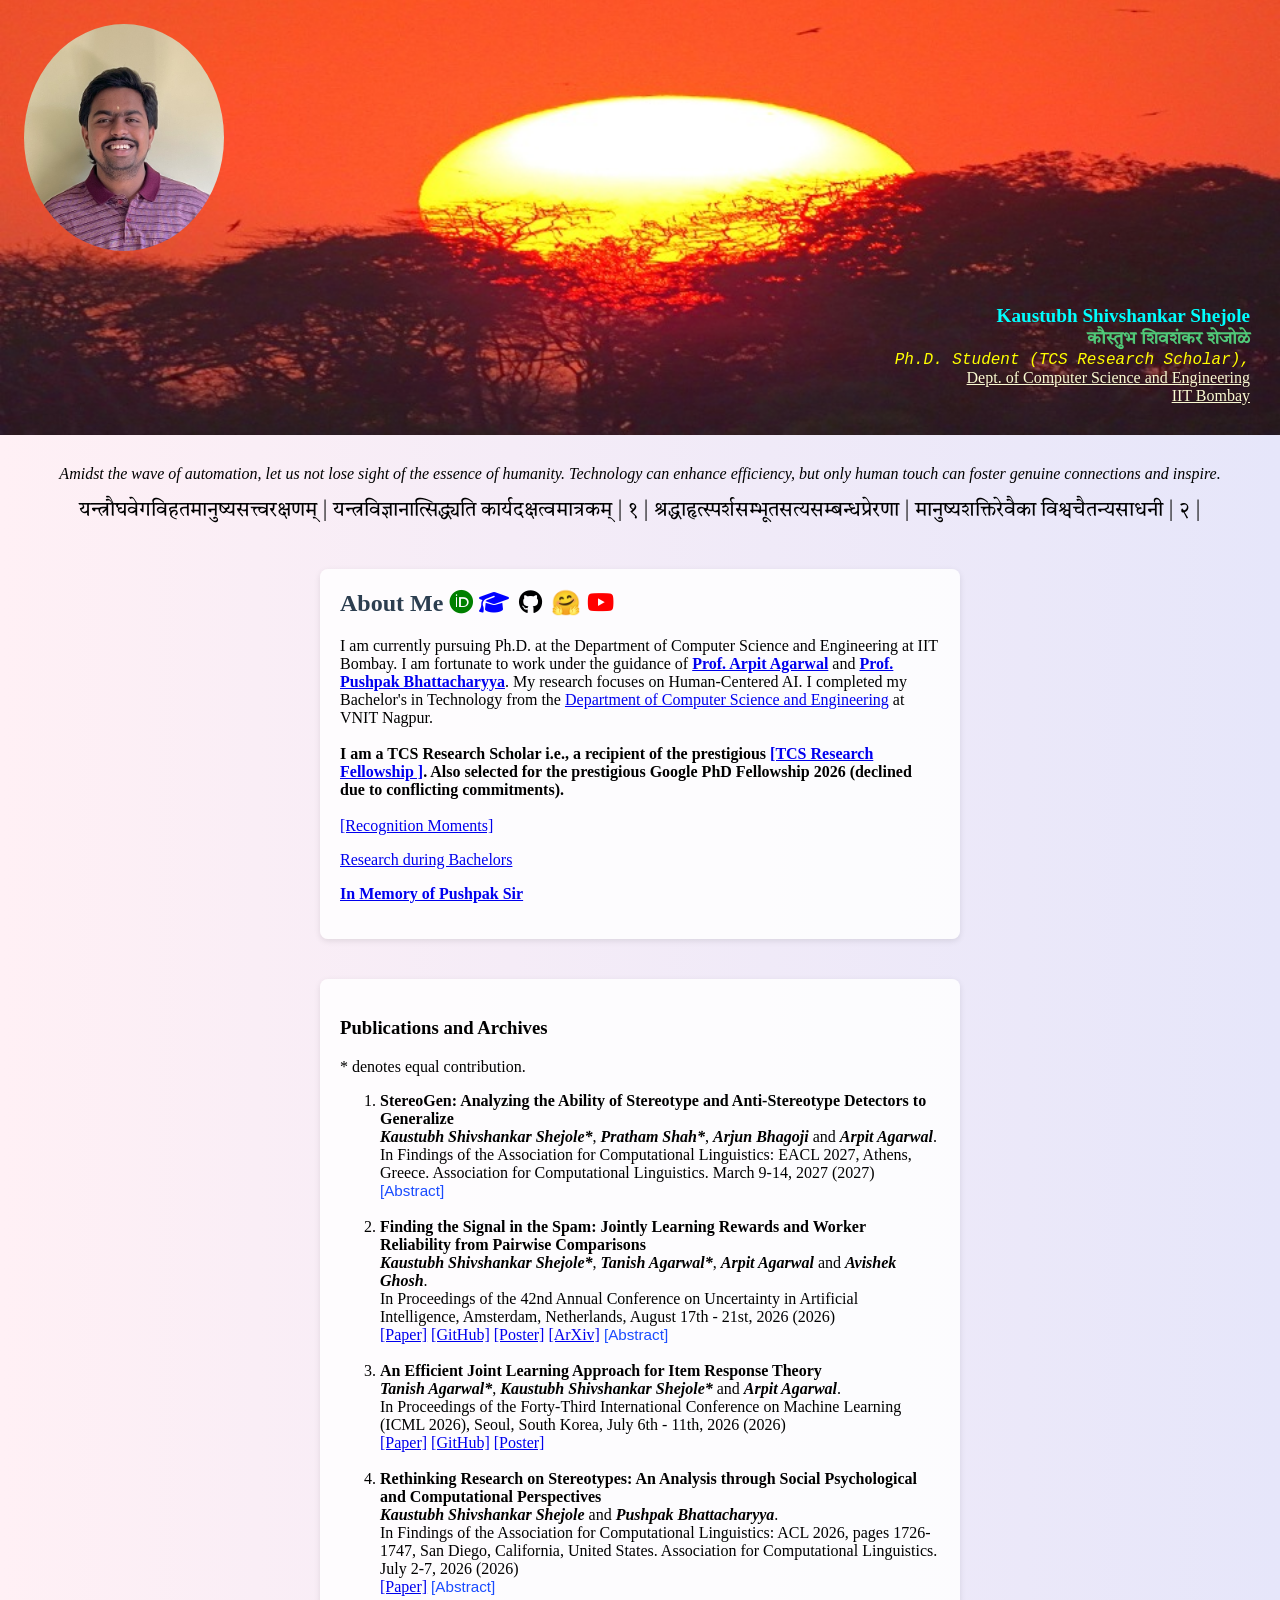
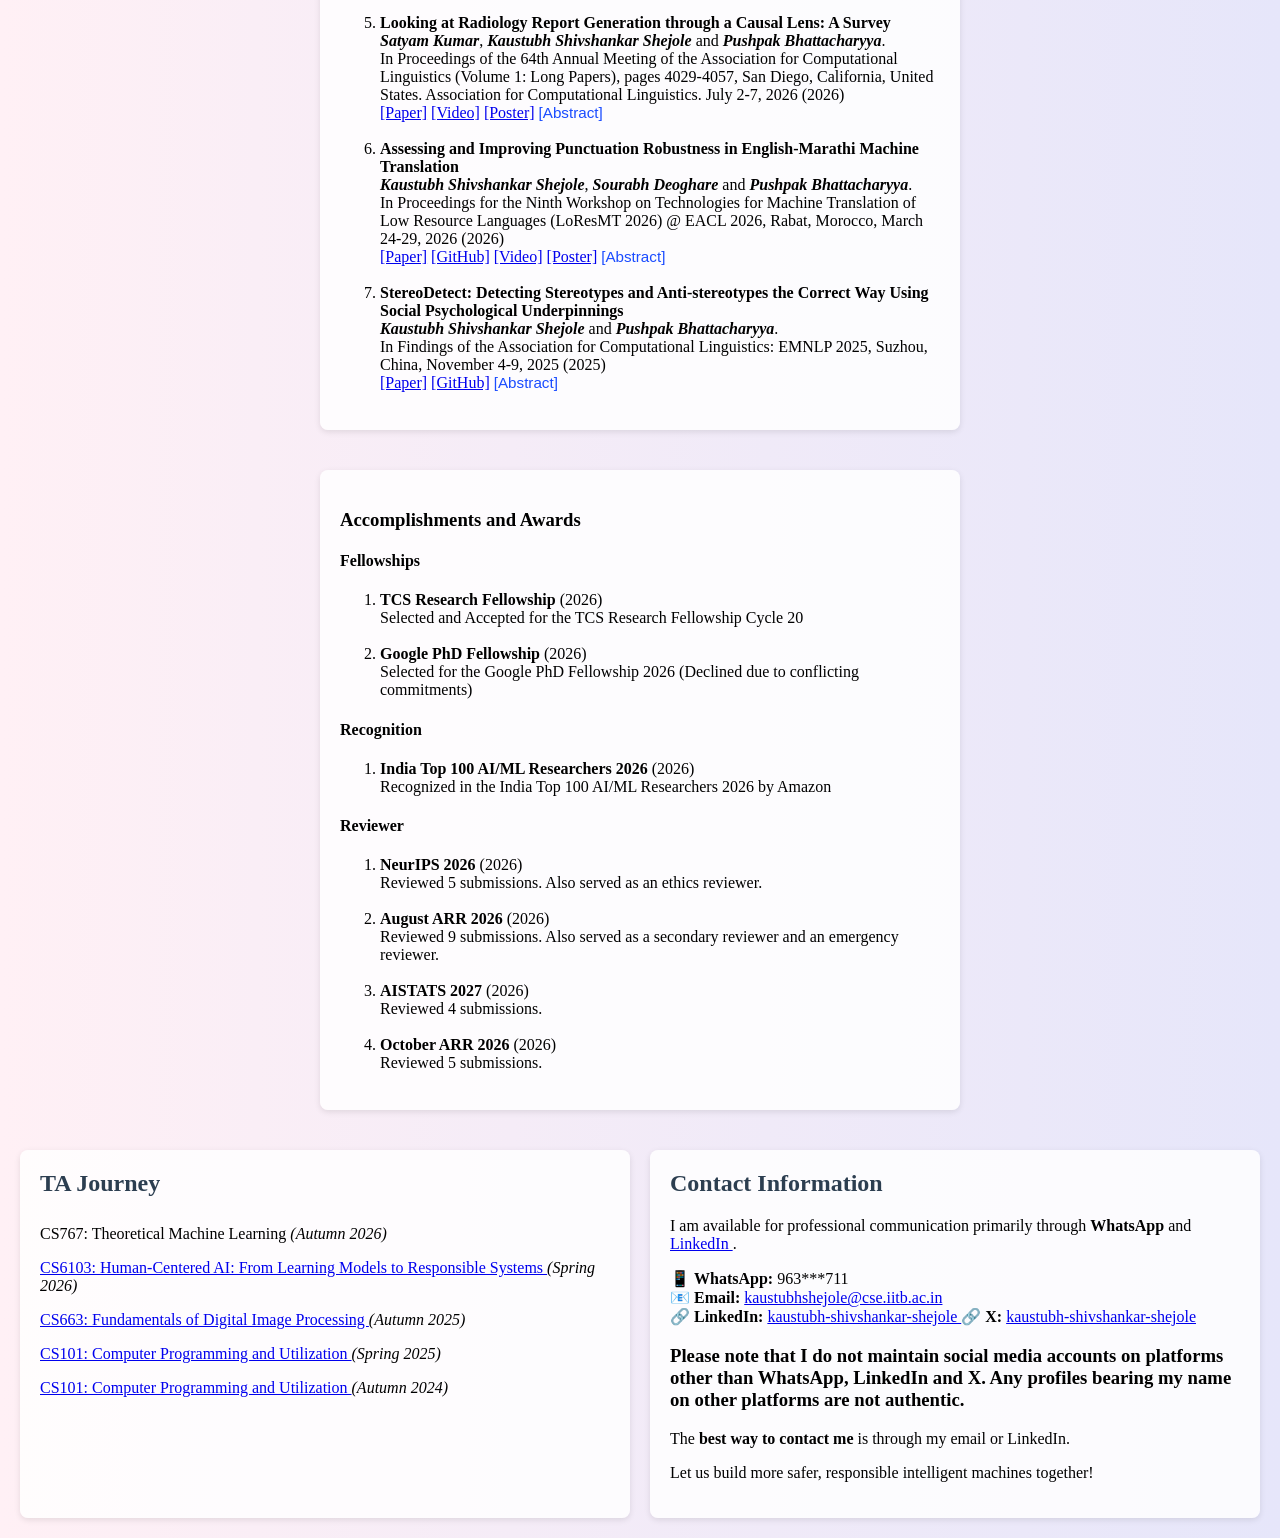
<file: index.html>
<html>

<head>

    <link href="https://fonts.googleapis.com/css2?family=Tiro+Devanagari+Sanskrit&display=swap" rel="stylesheet">
    <link rel="stylesheet" href="styles/main.css">
    <link rel="stylesheet" href="https://cdnjs.cloudflare.com/ajax/libs/font-awesome/6.5.0/css/all.min.css">

    <meta http-equiv="content-type" content="text/html; charset=UTF-8">

</head>

<body>

    <div class="container" id="start_intro">
        <div class="profile-image">
            <img src="images/Kaustubh_Photo.jpg" alt="Kaustubh Shivshankar Shejole">
        </div>
        <div>
            <div style="margin-bottom: 30px;padding:30px;">
                <div>
                    <b style="color: aqua;font-size: larger;">Kaustubh Shivshankar Shejole</b><br>

                    <link href="https://fonts.googleapis.com/css2?family=Tiro+Devanagari+Sanskrit:wght@500&display=swap"
                        rel="stylesheet">

                    <b style="color:#50C878; font-size:18px; font-family:'Tiro Devanagari Sanskrit', serif;">
                        कौस्तुभ शिवशंकर शेजोळे
                    </b><br>

                    <i style="font-family: 'Courier New', Courier, monospace; color: yellow;">Ph.D. Student (TCS Research Scholar),</i>
                    <div class="link"><a href="http://www.cse.iitb.ac.in">Dept. of Computer Science and Engineering</a>
                    </div>
                    <div class="link"><a href="http://www.iitb.ac.in">IIT Bombay</a></div>
                </div>
            </div>
        </div>
    </div>

    <div class="container" style="margin-top: 9px;text-align: center;">
        <i>Amidst the wave of automation, let us not lose sight of the essence of humanity. Technology can enhance
            efficiency,
            but only human touch can foster genuine connections and inspire.</i>
    </div>

    <div class="container" style="margin-top: 9px;">

        <div style="font-family: 'Tiro Devanagari Sanskrit', serif; font-size: 20px; text-align: center; padding: 6px;">
            यन्त्रौघवेगविहतमानुष्यसत्त्वरक्षणम् | यन्त्रविज्ञानात्सिद्ध्यति कार्यदक्षत्वमात्रकम् | १ |
            श्रद्धाहृत्स्पर्शसम्भूतसत्यसम्बन्धप्रेरणा | मानुष्यशक्तिरेवैका विश्वचैतन्यसाधनी | २ |
        </div>
        <br>

        <div class="outer_contain">

            <div class="container1">

                <h2 class="flex items-center text-2xl font-semibold m-0 justify-between">

                    <span style="color: #2c3e50;">About Me</span>

                    <span class="flex items-center gap-6" style="margin-left:auto;">

                        <!-- ORCID -->
                        <a href="https://orcid.org/0009-0004-8072-1680"
                           style="text-decoration:none; color:green;" target="_blank" rel="noopener noreferrer">
                            <i class="fa-brands fa-orcid text-lg"></i>
                        </a>

                        <!-- Google Scholar -->
                        <a href="https://scholar.google.com/citations?user=SQfdSIUAAAAJ" style="text-decoration:none; color: blue;" target="_blank" rel="noopener noreferrer">
                            <i class="fas fa-fw fa-graduation-cap"></i>
                        </a>
                        
                        <!-- GitHub -->
                        <a href="https://github.com/KaustubhShejole" style="text-decoration:none; color: black;" target="_blank" rel="noopener noreferrer">
                            <i class="fab fa-fw fa-github" aria-hidden="true"></i>
                        </a>


                        <!-- Hugging Face -->
                        <a href="https://huggingface.co/thenlpresearcher"
                            style="text-decoration:none; color:inherit;" target="_blank" rel="noopener noreferrer">
                            🤗
                        </a>

                        <!-- YouTube -->
                        <a href="https://www.youtube.com/@KaustubhShejole"
                            style="text-decoration:none; color:red;" target="_blank" rel="noopener noreferrer">
                            <i class="fa-brands fa-youtube text-lg"></i>
                        </a>

                    </span>
                </h2>

                <p>
                    I am currently pursuing Ph.D. at the Department of Computer Science and Engineering at IIT Bombay.
                    I am fortunate to work under the guidance of
                    <a href="https://agarpit.github.io/"><b>Prof. Arpit Agarwal</b></a> and
                    <a href="https://www.cse.iitb.ac.in/~pb/"><b>Prof. Pushpak Bhattacharyya</b></a>.
                    My research focuses on Human-Centered AI.
                    I completed my Bachelor's in Technology from the <a href="https://vnit.ac.in/engineering/cse/">Department of Computer Science and Engineering</a> at
                    <a href="https://www.vnit.ac.in/"></a>VNIT Nagpur</a>.
                    
                    <br>
                    <br>

                    <b>I am a TCS Research Scholar i.e., a recipient of the prestigious <a href= "https://www.linkedin.com/posts/department-of-computer-science-and-engineering-at-iit-bombay_iitbombay-cseiitb-researchexcellence-activity-7514215591197519873-3229" target="_blank">[TCS Research Fellowship ]</a>. Also selected
                    for the prestigious Google PhD Fellowship 2026 (declined due to conflicting commitments).</b>
                
                    <br>
                    <br>

                    <a href="recognitions.html" target="_blank">[Recognition Moments]</a>
                </p>

                <p>
                    <a href="bachelors_research.html" target="_blank">Research during Bachelors</a>
                </p>

                <!-- <p>
                    <a href="ai_visuals.html"><b>Exciting problems in AI with visuals</b></a>
                </p> -->

                <p>
                    <a href="pushpak_sir_memoriam.html"><b>In Memory of Pushpak Sir </b></a>
                </p>



            </div>
        </div>


        <div class="outer_contain">

            <div class="container1" style="text-align: left;">

                <h3>Publications and Archives</h3>
                <p>* denotes equal contribution.</p>

                <ol id="publication-list"></ol>

            </div>

        </div>

        <div class="outer_contain">
            <div class="container1" style="text-align: left;">
                <h3>Accomplishments and Awards</h3>
                <div id="accomplishments-list"></div>
            </div>
        </div>

        <!-- <div style="margin-top: 20px; text-align: center;">
            <iframe src="https://www.google.com/maps/d/u/0/embed?mid=1ccMSWzJD-LjeeZ-B4XoTCVHN5iqMVns&ehbc=2E312F" width="640" height="480"></iframe>
        </div> -->
        

        <div class="outer_contain">
            <div class="container1">
                <h2 style="color: #2c3e50;">TA Journey</h2>

                <table class="borderless-table">
                    <tr>
                        <td>
                            CS767: Theoretical Machine Learning
                             <i>(Autumn 2026)</i>
                        </td>
                    </tr>

                    <tr>
                        <td>
                            <a href="https://agarpit.github.io/courses/cs6103/2025/cs6103.html" target="_blank">
                                CS6103: Human-Centered AI: From Learning Models to Responsible Systems
                            </a> <i>(Spring 2026)</i>
                        </td>
                    </tr>

                    <tr>
                        <td>
                            <a href="https://www.cse.iitb.ac.in/~ajitvr/CS663_Fall2024/" target="_blank">
                                CS663: Fundamentals of Digital Image Processing
                            </a> <i>(Autumn 2025)</i>
                        </td>
                    </tr>

                    <tr>
                        <td>
                            <a href="https://www.cse.iitb.ac.in/~cs101/" target="_blank">
                                CS101: Computer Programming and Utilization
                            </a> <i>(Spring 2025)</i>
                        </td>
                    </tr>

                    <tr>
                        <td>
                            <a href="https://www.cse.iitb.ac.in/~cs101/" target="_blank">
                                CS101: Computer Programming and Utilization
                            </a> <i>(Autumn 2024)</i>
                        </td>
                    </tr>

                </table>
            </div>
            <div class="container1">

                    <h2 style="color: #2c3e50;">Contact Information</h2>

                    <p>
                        I am available for professional communication primarily through
                        <strong>WhatsApp</strong> and
                        <a href="https://www.linkedin.com/in/kaustubh-shivshankar-shejole-659a7432b/" target="_blank">
                            LinkedIn
                        </a>.
                    </p>

                    <p>
                        📱 <strong>WhatsApp:</strong> 963***711 <br>
                        📧 <strong>Email:</strong> <a href="mailto:kaustubhshejole@cse.iitb.ac.in">kaustubhshejole@cse.iitb.ac.in</a> <br>
                        🔗 <strong>LinkedIn:</strong>
                        <a href="https://www.linkedin.com/in/kaustubh-shivshankar-shejole-659a7432b/" target="_blank">
                            kaustubh-shivshankar-shejole
                        </a>
                        🔗 <strong>X:</strong>
                        <a href="https://x.com/kaustubhshejole" target="_blank">
                            kaustubh-shivshankar-shejole
                        </a>
                    </p>

                    <h3>
                        Please note that I do not maintain social media accounts on platforms other than WhatsApp, LinkedIn and X. Any profiles bearing my name on other platforms are not authentic.
                    </h3>

                    <p>
                        The <strong>best way to contact me</strong> is through my email or LinkedIn.
                    </p>

                    <p>Let us build more safer, responsible intelligent machines together!</p>

                </div>
        </div>

        <script src="scripts/main.js"></script>



</body>

</html>
</file>
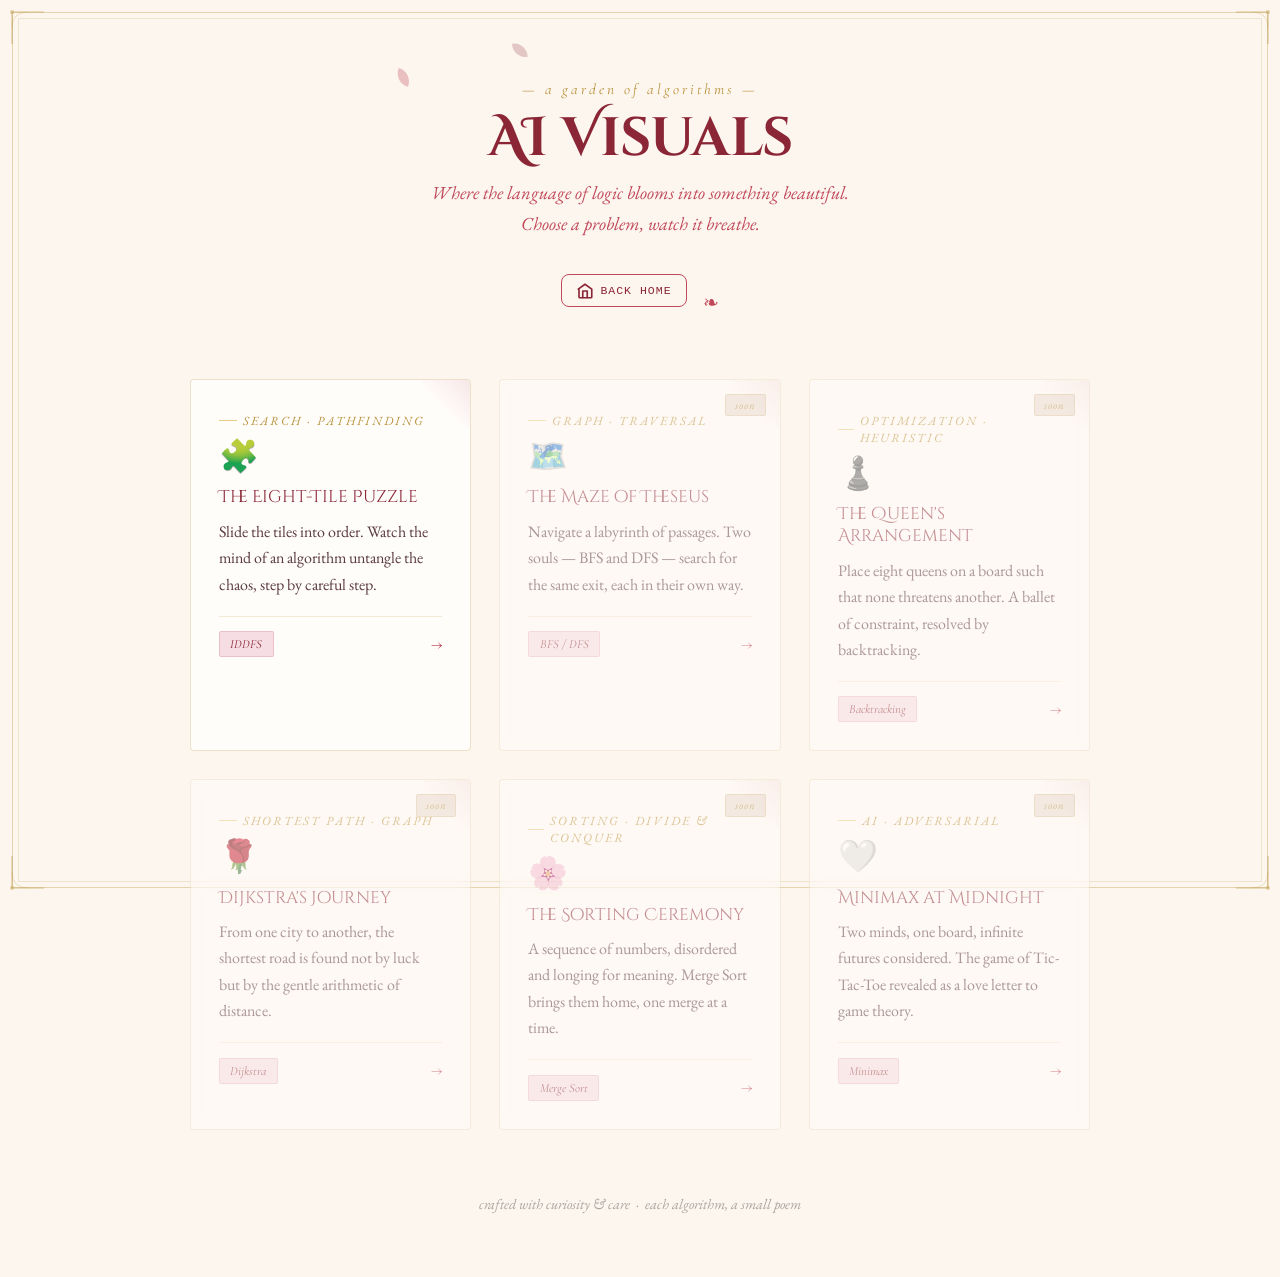
<file: ai_visuals.html>
<!DOCTYPE html>
<html lang="en">
<head>
<meta charset="UTF-8">
<meta name="viewport" content="width=device-width, initial-scale=1.0">
<title>AI Visuals — A Garden of Algorithms</title>
<link href="https://fonts.googleapis.com/css2?family=Cormorant+Garamond:ital,wght@0,300;0,400;0,600;1,300;1,400&family=Cinzel+Decorative:wght@400;700&family=EB+Garamond:ital,wght@0,400;1,400&display=swap" rel="stylesheet">
<style>
*, *::before, *::after { box-sizing: border-box; margin: 0; padding: 0; }

:root {
  --ink:      #1a0a0f;
  --parchment:#fdf6ee;
  --rose:     #c0485a;
  --rose-deep:#8b2636;
  --blush:    #f5dde3;
  --gold:     #b8913a;
  --gold-lt:  #e8cc84;
  --mist:     #e8ddd5;
  --shadow:   rgba(26,10,15,0.12);
}

html, body {
  min-height: 100vh;
  background: var(--parchment);
  color: var(--ink);
  font-family: 'Cormorant Garamond', serif;
  overflow-x: hidden;
}

#home-btn {
    display: inline-flex;
    align-items: center;
    gap: 6px;
    font-family: 'Space Mono', monospace;
    font-size: 0.72rem;
    color: var(--rose-deep);
    text-decoration: none;
    border: 1px solid var(--rose);
    border-radius: 8px;
    padding: 0.4rem 0.9rem;
    margin-bottom: 1.5rem;
    transition: color 0.15s, border-color 0.15s;
    letter-spacing: 1px;
    text-transform: uppercase;
  }
#home-btn:hover { color: var(--gold); border-color: var(--accent); }


/* ── Petals canvas ── */
#petal-canvas {
  position: fixed;
  inset: 0;
  pointer-events: none;
  z-index: 0;
}

/* ── Decorative border frame ── */
.page-frame {
  position: fixed;
  inset: 0;
  pointer-events: none;
  z-index: 1;
}
.page-frame::before, .page-frame::after {
  content: '';
  position: absolute;
  border: 1.5px solid var(--gold);
  opacity: 0.35;
}
.page-frame::before { inset: 12px; border-radius: 2px; }
.page-frame::after  { inset: 18px; border-radius: 1px; opacity: 0.18; }

.corner {
  position: absolute;
  width: 40px; height: 40px;
  pointer-events: none;
}
.corner svg { width: 100%; height: 100%; }
.corner.tl { top: 8px;  left: 8px; }
.corner.tr { top: 8px;  right: 8px;  transform: scaleX(-1); }
.corner.bl { bottom: 8px; left: 8px; transform: scaleY(-1); }
.corner.br { bottom: 8px; right: 8px; transform: scale(-1); }

/* ── Main layout ── */
.wrapper {
  position: relative;
  z-index: 2;
  min-height: 100vh;
  display: flex;
  flex-direction: column;
  align-items: center;
  padding: 5rem 2rem 4rem;
}

/* ── Header ── */
.eyebrow {
  font-family: 'Cormorant Garamond', serif;
  font-style: italic;
  font-size: 0.95rem;
  letter-spacing: 3px;
  color: var(--gold);
  opacity: 0;
  animation: fadeUp 1s 0.2s forwards;
  text-align: center;
}

.title {
  font-family: 'Cinzel Decorative', serif;
  font-size: clamp(1.8rem, 5vw, 3.4rem);
  font-weight: 700;
  color: var(--rose-deep);
  text-align: center;
  line-height: 1.15;
  margin: 0.6rem 0 0.4rem;
  opacity: 0;
  animation: fadeUp 1s 0.4s forwards;
  letter-spacing: -0.5px;
}

.subtitle {
  font-family: 'EB Garamond', serif;
  font-style: italic;
  font-size: 1.15rem;
  color: var(--rose);
  opacity: 0;
  animation: fadeUp 1s 0.6s forwards;
  text-align: center;
  max-width: 460px;
  line-height: 1.7;
}

.divider {
  display: flex;
  align-items: center;
  gap: 1rem;
  margin: 2.2rem 0 3rem;
  opacity: 0;
  animation: fadeUp 1s 0.8s forwards;
}
.divider-line { flex: 1; height: 1px; background: linear-gradient(90deg, transparent, var(--gold), transparent); max-width: 120px; }
.divider-rose { color: var(--rose); font-size: 1.2rem; }

/* ── Cards grid ── */
.grid {
  display: grid;
  grid-template-columns: repeat(auto-fill, minmax(270px, 1fr));
  gap: 1.75rem;
  width: 100%;
  max-width: 900px;
}

.card {
  background: rgba(255,255,255,0.72);
  border: 1px solid rgba(184,145,58,0.25);
  border-radius: 4px;
  padding: 2rem 1.75rem 1.75rem;
  cursor: pointer;
  position: relative;
  overflow: hidden;
  text-decoration: none;
  color: var(--ink);
  display: block;
  opacity: 0;
  transform: translateY(20px);
  transition: transform 0.35s cubic-bezier(.22,1,.36,1),
              box-shadow 0.35s,
              border-color 0.35s,
              background 0.35s;
  backdrop-filter: blur(6px);
}

.card.visible {
  opacity: 1;
  transform: translateY(0);
}

.card::before {
  content: '';
  position: absolute;
  inset: 0;
  background: linear-gradient(135deg, rgba(192,72,90,0.06) 0%, transparent 60%);
  opacity: 0;
  transition: opacity 0.3s;
}

.card:hover {
  transform: translateY(-5px);
  box-shadow: 0 16px 40px rgba(139,38,54,0.14), 0 2px 8px rgba(139,38,54,0.08);
  border-color: rgba(184,145,58,0.55);
  background: rgba(255,255,255,0.92);
}
.card:hover::before { opacity: 1; }

/* corner flourish on card */
.card::after {
  content: '';
  position: absolute;
  top: 0; right: 0;
  width: 48px; height: 48px;
  background: linear-gradient(225deg, rgba(192,72,90,0.12) 0%, transparent 60%);
  border-radius: 0 4px 0 0;
  transition: width 0.3s, height 0.3s;
}
.card:hover::after { width: 72px; height: 72px; }

.card-tag {
  font-family: 'EB Garamond', serif;
  font-style: italic;
  font-size: 0.78rem;
  letter-spacing: 2px;
  color: var(--gold);
  text-transform: uppercase;
  margin-bottom: 0.75rem;
  display: flex;
  align-items: center;
  gap: 6px;
}
.card-tag::before {
  content: '';
  display: inline-block;
  width: 18px; height: 1px;
  background: var(--gold-lt);
}

.card-icon {
  font-size: 2rem;
  margin-bottom: 0.9rem;
  display: block;
  filter: grayscale(0.2);
  line-height: 1;
}

.card-title {
  font-family: 'Cinzel Decorative', serif;
  font-size: 1.05rem;
  font-weight: 400;
  color: var(--rose-deep);
  margin-bottom: 0.6rem;
  line-height: 1.3;
}

.card-desc {
  font-family: 'EB Garamond', serif;
  font-size: 1rem;
  color: #5a3a40;
  line-height: 1.65;
}

.card-algo {
  margin-top: 1.1rem;
  padding-top: 0.9rem;
  border-top: 1px solid rgba(184,145,58,0.18);
  display: flex;
  align-items: center;
  justify-content: space-between;
}

.algo-tag {
  font-family: 'Cormorant Garamond', serif;
  font-size: 0.78rem;
  font-style: italic;
  background: var(--blush);
  color: var(--rose-deep);
  padding: 0.25rem 0.65rem;
  border-radius: 2px;
  border: 1px solid rgba(192,72,90,0.2);
}

.card-arrow {
  color: var(--rose);
  font-size: 1.1rem;
  transition: transform 0.25s;
}
.card:hover .card-arrow { transform: translateX(5px); }

/* ── Coming soon card ── */
.card.soon {
  opacity: 0;
  cursor: default;
  pointer-events: none;
}
.card.soon.visible { opacity: 0.5; pointer-events: none; }
.card.soon:hover { transform: none; box-shadow: none; }

.soon-badge {
  position: absolute;
  top: 14px; right: 14px;
  font-family: 'EB Garamond', serif;
  font-style: italic;
  font-size: 0.7rem;
  background: var(--mist);
  color: var(--gold);
  border: 1px solid rgba(184,145,58,0.3);
  padding: 0.2rem 0.55rem;
  border-radius: 2px;
  letter-spacing: 1px;
}

/* ── Footer ── */
.footer {
  margin-top: 4rem;
  font-family: 'EB Garamond', serif;
  font-style: italic;
  font-size: 0.9rem;
  color: rgba(26,10,15,0.35);
  text-align: center;
  opacity: 0;
  animation: fadeUp 1s 1.6s forwards;
}

/* ── Animations ── */
@keyframes fadeUp {
  from { opacity: 0; transform: translateY(16px); }
  to   { opacity: 1; transform: translateY(0); }
}

@keyframes petalFall {
  0%   { transform: translateY(-40px) rotate(0deg); opacity: 0.9; }
  100% { transform: translateY(110vh) rotate(720deg); opacity: 0; }
}
</style>
</head>
<body>

<canvas id="petal-canvas"></canvas>

<div class="page-frame">
  <div class="corner tl">
    <svg viewBox="0 0 40 40" fill="none" xmlns="http://www.w3.org/2000/svg">
      <path d="M4 36 L4 4 L36 4" stroke="#b8913a" stroke-width="1.2" opacity="0.5"/>
      <path d="M4 20 Q4 4 20 4" stroke="#b8913a" stroke-width="0.8" opacity="0.3" fill="none"/>
      <circle cx="4" cy="4" r="2" fill="#b8913a" opacity="0.4"/>
    </svg>
  </div>
  <div class="corner tr">
    <svg viewBox="0 0 40 40" fill="none" xmlns="http://www.w3.org/2000/svg">
      <path d="M4 36 L4 4 L36 4" stroke="#b8913a" stroke-width="1.2" opacity="0.5"/>
      <path d="M4 20 Q4 4 20 4" stroke="#b8913a" stroke-width="0.8" opacity="0.3" fill="none"/>
      <circle cx="4" cy="4" r="2" fill="#b8913a" opacity="0.4"/>
    </svg>
  </div>
  <div class="corner bl">
    <svg viewBox="0 0 40 40" fill="none" xmlns="http://www.w3.org/2000/svg">
      <path d="M4 36 L4 4 L36 4" stroke="#b8913a" stroke-width="1.2" opacity="0.5"/>
      <path d="M4 20 Q4 4 20 4" stroke="#b8913a" stroke-width="0.8" opacity="0.3" fill="none"/>
      <circle cx="4" cy="4" r="2" fill="#b8913a" opacity="0.4"/>
    </svg>
  </div>
  <div class="corner br">
    <svg viewBox="0 0 40 40" fill="none" xmlns="http://www.w3.org/2000/svg">
      <path d="M4 36 L4 4 L36 4" stroke="#b8913a" stroke-width="1.2" opacity="0.5"/>
      <path d="M4 20 Q4 4 20 4" stroke="#b8913a" stroke-width="0.8" opacity="0.3" fill="none"/>
      <circle cx="4" cy="4" r="2" fill="#b8913a" opacity="0.4"/>
    </svg>
  </div>
</div>

<div class="wrapper">
  <p class="eyebrow">— a garden of algorithms —</p>
  <h1 class="title">AI Visuals</h1>
  <p class="subtitle">Where the language of logic blooms into something beautiful. Choose a problem, watch it breathe.</p>

  <div class="divider">
    <div class="divider-line"></div>
    <a href="index.html" id="home-btn" title="Back to Homepage">
      <svg width="18" height="18" viewBox="0 0 24 24" fill="none" stroke="currentColor" stroke-width="2.2" stroke-linecap="round" stroke-linejoin="round"><path d="M3 9.5L12 3l9 6.5V20a1 1 0 0 1-1 1H5a1 1 0 0 1-1-1V9.5z"/><polyline points="9 21 9 12 15 12 15 21"/></svg>
      Back Home
    </a>
    <span class="divider-rose">❧</span>
    <div class="divider-line"></div>
  </div>

  <div class="grid" id="card-grid">

    <!-- Card 1: 8-Puzzle IDDFS — active -->
    <a href="Fascinating_AI/8puzzle_iddfs.html" class="card" data-delay="0">
      <span class="card-tag">Search · Pathfinding</span>
      <span class="card-icon">🧩</span>
      <div class="card-title">The Eight-Tile Puzzle</div>
      <p class="card-desc">Slide the tiles into order. Watch the mind of an algorithm untangle the chaos, step by careful step.</p>
      <div class="card-algo">
        <span class="algo-tag">IDDFS</span>
        <span class="card-arrow">→</span>
      </div>
    </a>

    <!-- Card 2: Coming soon -->
    <div class="card soon" data-delay="1">
      <span class="soon-badge">soon</span>
      <span class="card-tag">Graph · Traversal</span>
      <span class="card-icon">🗺️</span>
      <div class="card-title">The Maze of Theseus</div>
      <p class="card-desc">Navigate a labyrinth of passages. Two souls — BFS and DFS — search for the same exit, each in their own way.</p>
      <div class="card-algo">
        <span class="algo-tag">BFS / DFS</span>
        <span class="card-arrow">→</span>
      </div>
    </div>

    <!-- Card 3: Coming soon -->
    <div class="card soon" data-delay="2">
      <span class="soon-badge">soon</span>
      <span class="card-tag">Optimization · Heuristic</span>
      <span class="card-icon">♟️</span>
      <div class="card-title">The Queen's Arrangement</div>
      <p class="card-desc">Place eight queens on a board such that none threatens another. A ballet of constraint, resolved by backtracking.</p>
      <div class="card-algo">
        <span class="algo-tag">Backtracking</span>
        <span class="card-arrow">→</span>
      </div>
    </div>

    <!-- Card 4: Coming soon -->
    <div class="card soon" data-delay="3">
      <span class="soon-badge">soon</span>
      <span class="card-tag">Shortest Path · Graph</span>
      <span class="card-icon">🌹</span>
      <div class="card-title">Dijkstra's Journey</div>
      <p class="card-desc">From one city to another, the shortest road is found not by luck but by the gentle arithmetic of distance.</p>
      <div class="card-algo">
        <span class="algo-tag">Dijkstra</span>
        <span class="card-arrow">→</span>
      </div>
    </div>

    <!-- Card 5: Coming soon -->
    <div class="card soon" data-delay="4">
      <span class="soon-badge">soon</span>
      <span class="card-tag">Sorting · Divide &amp; Conquer</span>
      <span class="card-icon">🌸</span>
      <div class="card-title">The Sorting Ceremony</div>
      <p class="card-desc">A sequence of numbers, disordered and longing for meaning. Merge Sort brings them home, one merge at a time.</p>
      <div class="card-algo">
        <span class="algo-tag">Merge Sort</span>
        <span class="card-arrow">→</span>
      </div>
    </div>

    <!-- Card 6: Coming soon -->
    <div class="card soon" data-delay="5">
      <span class="soon-badge">soon</span>
      <span class="card-tag">AI · Adversarial</span>
      <span class="card-icon">🤍</span>
      <div class="card-title">Minimax at Midnight</div>
      <p class="card-desc">Two minds, one board, infinite futures considered. The game of Tic-Tac-Toe revealed as a love letter to game theory.</p>
      <div class="card-algo">
        <span class="algo-tag">Minimax</span>
        <span class="card-arrow">→</span>
      </div>
    </div>

  </div>

  <p class="footer">crafted with curiosity &amp; care &nbsp;·&nbsp; each algorithm, a small poem</p>
</div>

<script>
// ── Staggered card reveal ──
const cards = document.querySelectorAll('.card');
cards.forEach((card, i) => {
  const delay = parseInt(card.dataset.delay || i) * 120 + 900;
  setTimeout(() => card.classList.add('visible'), delay);
});

// ── Falling petals ──
const canvas = document.getElementById('petal-canvas');
const ctx = canvas.getContext('2d');
let W, H;

function resize() {
  W = canvas.width  = window.innerWidth;
  H = canvas.height = window.innerHeight;
}
resize();
window.addEventListener('resize', resize);

const PETAL_COLORS = [
  'rgba(192,72,90,0.55)',
  'rgba(192,72,90,0.35)',
  'rgba(245,221,227,0.7)',
  'rgba(184,145,58,0.3)',
  'rgba(139,38,54,0.4)',
];

class Petal {
  constructor() { this.reset(true); }
  reset(init = false) {
    this.x  = Math.random() * W;
    this.y  = init ? Math.random() * H * -1.5 : -30;
    this.size = 4 + Math.random() * 7;
    this.speedY = 0.6 + Math.random() * 1.2;
    this.speedX = (Math.random() - 0.5) * 0.8;
    this.rot    = Math.random() * Math.PI * 2;
    this.rotSpeed = (Math.random() - 0.5) * 0.04;
    this.sway   = Math.random() * Math.PI * 2;
    this.swaySpeed = 0.01 + Math.random() * 0.015;
    this.swayAmp   = 0.6 + Math.random() * 1.2;
    this.color  = PETAL_COLORS[Math.floor(Math.random() * PETAL_COLORS.length)];
    this.alpha  = 0.4 + Math.random() * 0.5;
  }
  update() {
    this.sway += this.swaySpeed;
    this.x += this.speedX + Math.sin(this.sway) * this.swayAmp;
    this.y += this.speedY;
    this.rot += this.rotSpeed;
    if (this.y > H + 30) this.reset();
  }
  draw() {
    ctx.save();
    ctx.translate(this.x, this.y);
    ctx.rotate(this.rot);
    ctx.globalAlpha = this.alpha;
    ctx.fillStyle = this.color;
    // teardrop petal shape
    ctx.beginPath();
    ctx.moveTo(0, -this.size);
    ctx.bezierCurveTo(this.size * 0.6, -this.size * 0.5, this.size * 0.6, this.size * 0.5, 0, this.size);
    ctx.bezierCurveTo(-this.size * 0.6, this.size * 0.5, -this.size * 0.6, -this.size * 0.5, 0, -this.size);
    ctx.closePath();
    ctx.fill();
    ctx.restore();
  }
}

const petals = Array.from({ length: 38 }, () => new Petal());

function loop() {
  ctx.clearRect(0, 0, W, H);
  petals.forEach(p => { p.update(); p.draw(); });
  requestAnimationFrame(loop);
}
loop();
</script>
</body>
</html>
</file>
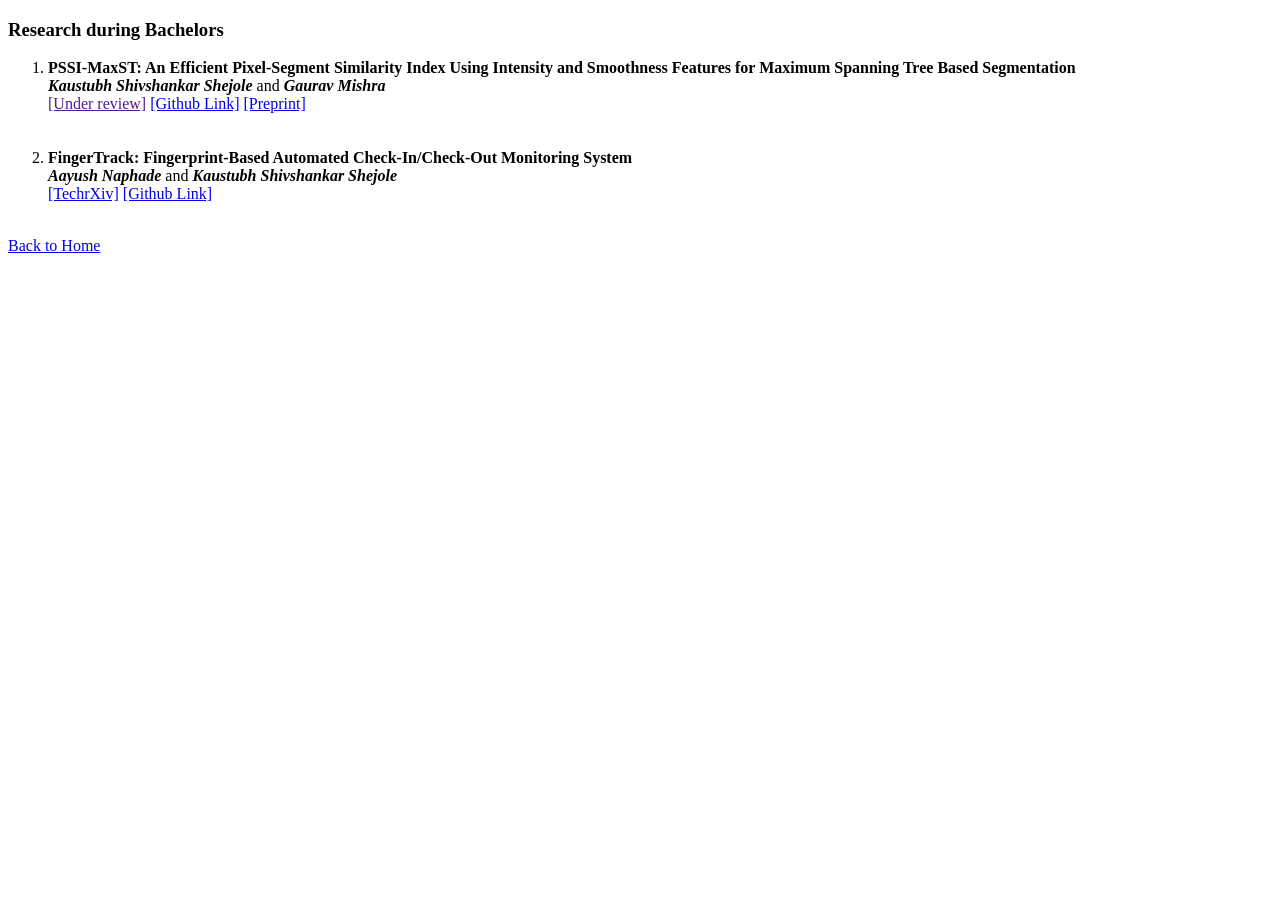
<file: bachelors_research.html>
<!DOCTYPE html>
<html lang="en">
<head>
    <meta charset="UTF-8" />
    <meta name="viewport" content="width=device-width, initial-scale=1.0" />
    <title>Research during Bachelors</title>
</head>
<body>
    <h3>Research during Bachelors</h3>
    <ol>
        <li>
            <b>PSSI-MaxST: An Efficient Pixel-Segment Similarity
Index Using Intensity and Smoothness Features for
Maximum Spanning Tree Based Segmentation</b>
            <br>
			<b><i>Kaustubh Shivshankar Shejole</b></i> and <b><i> Gaurav Mishra </b></i>
            <br>
            <a target="new" href="">[Under review]</a>
            <a target="new" href="https://github.com/KaustubhShejole/PSSI-MaxST/">[Github Link]</a>
			<!-- <a target="new" href="https://drive.google.com/file/d/1L_deod2S-YFpJwgYyLs5g0ANQ3EA23bg/view?usp=drive_link">[Drive Link]</a> -->
			<a target="new" href="https://arxiv.org/abs/2601.11654">[Preprint]</a>
        </li>
		<br>
		<br>
        <li>
            <b>FingerTrack: Fingerprint-Based Automated Check-In/Check-Out Monitoring System</b>
            <br>
			<b><i>Aayush Naphade</b></i> and <b><i>Kaustubh Shivshankar Shejole</b></i>
            <br>
            <a target="new" href="https://doi.org/10.36227/techrxiv.175790836.67744558/v1">[TechrXiv]</a>
            <a target="new" href="https://github.com/aayushnaphade/FingerTrack">[Github Link]</a>
        </li>
		<br>

	</ol>



    <a href="index.html">Back to Home</a>
</body>
</html>
</file>
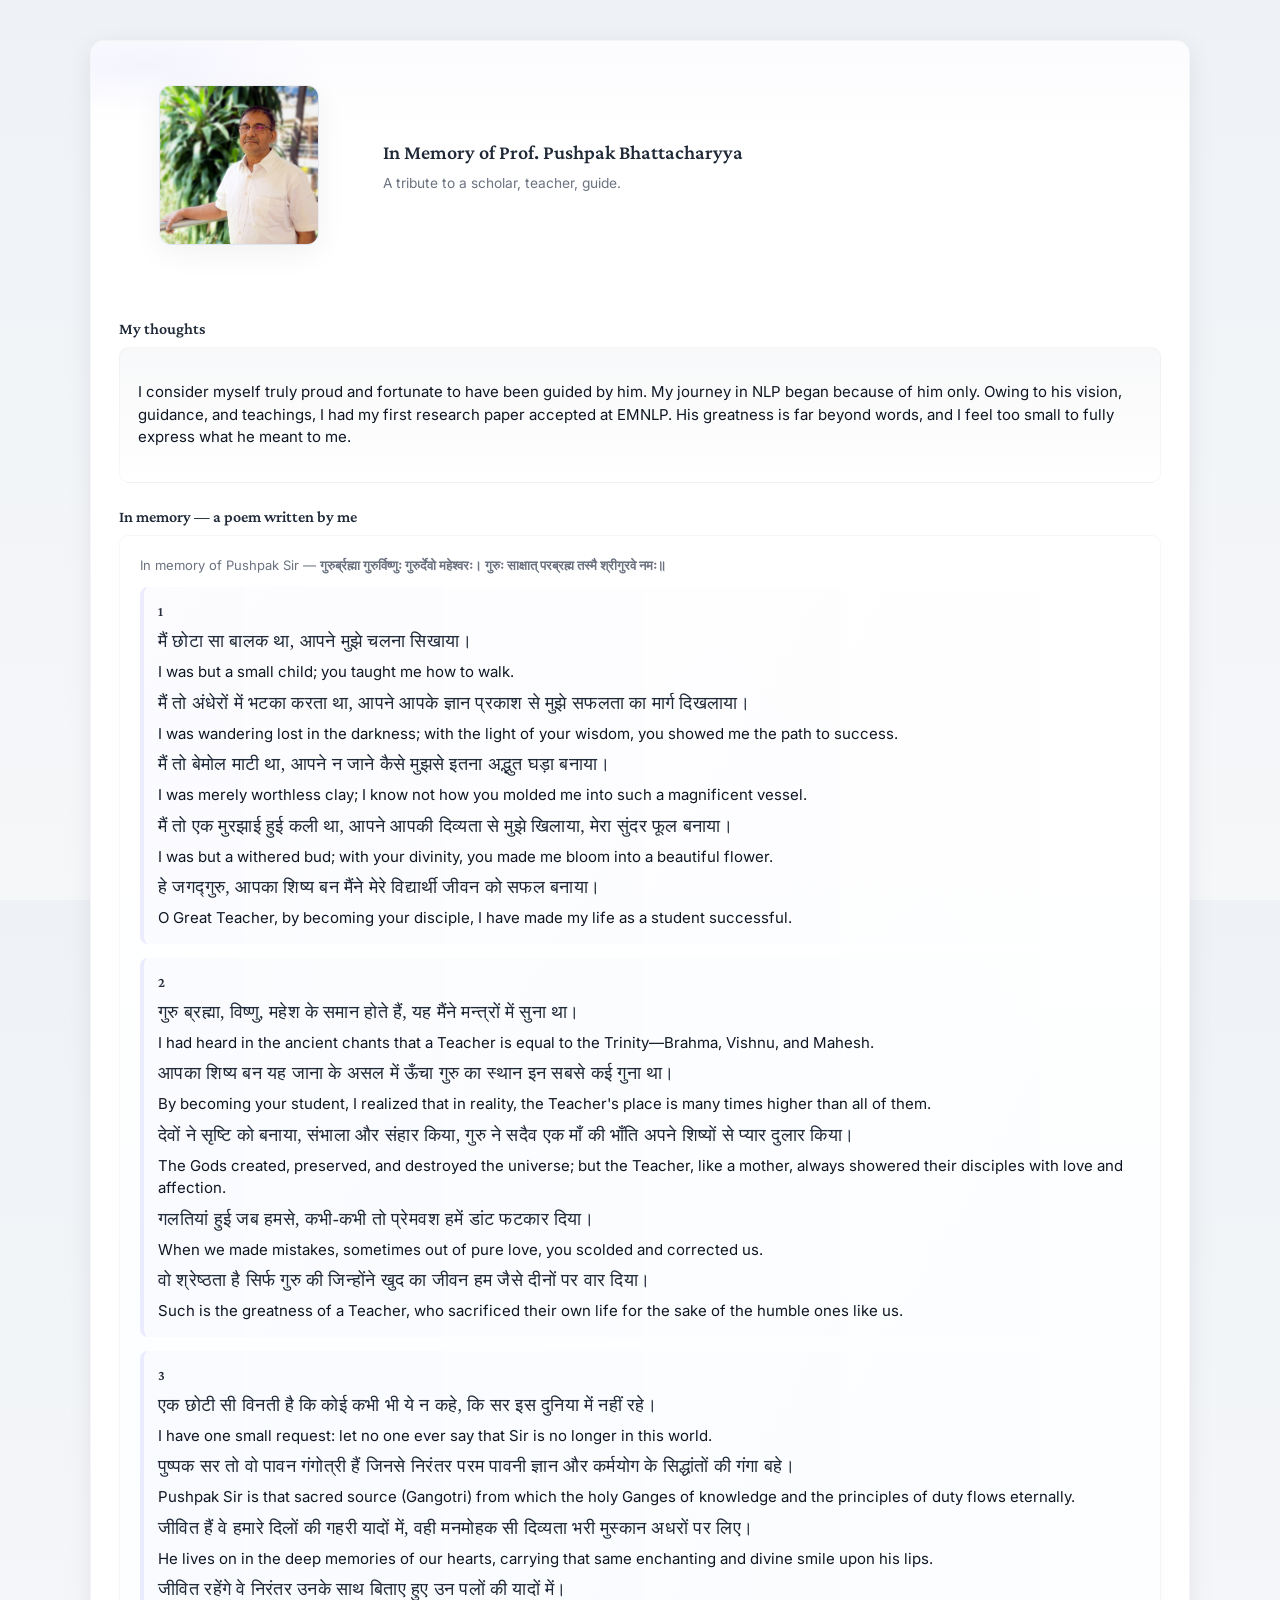
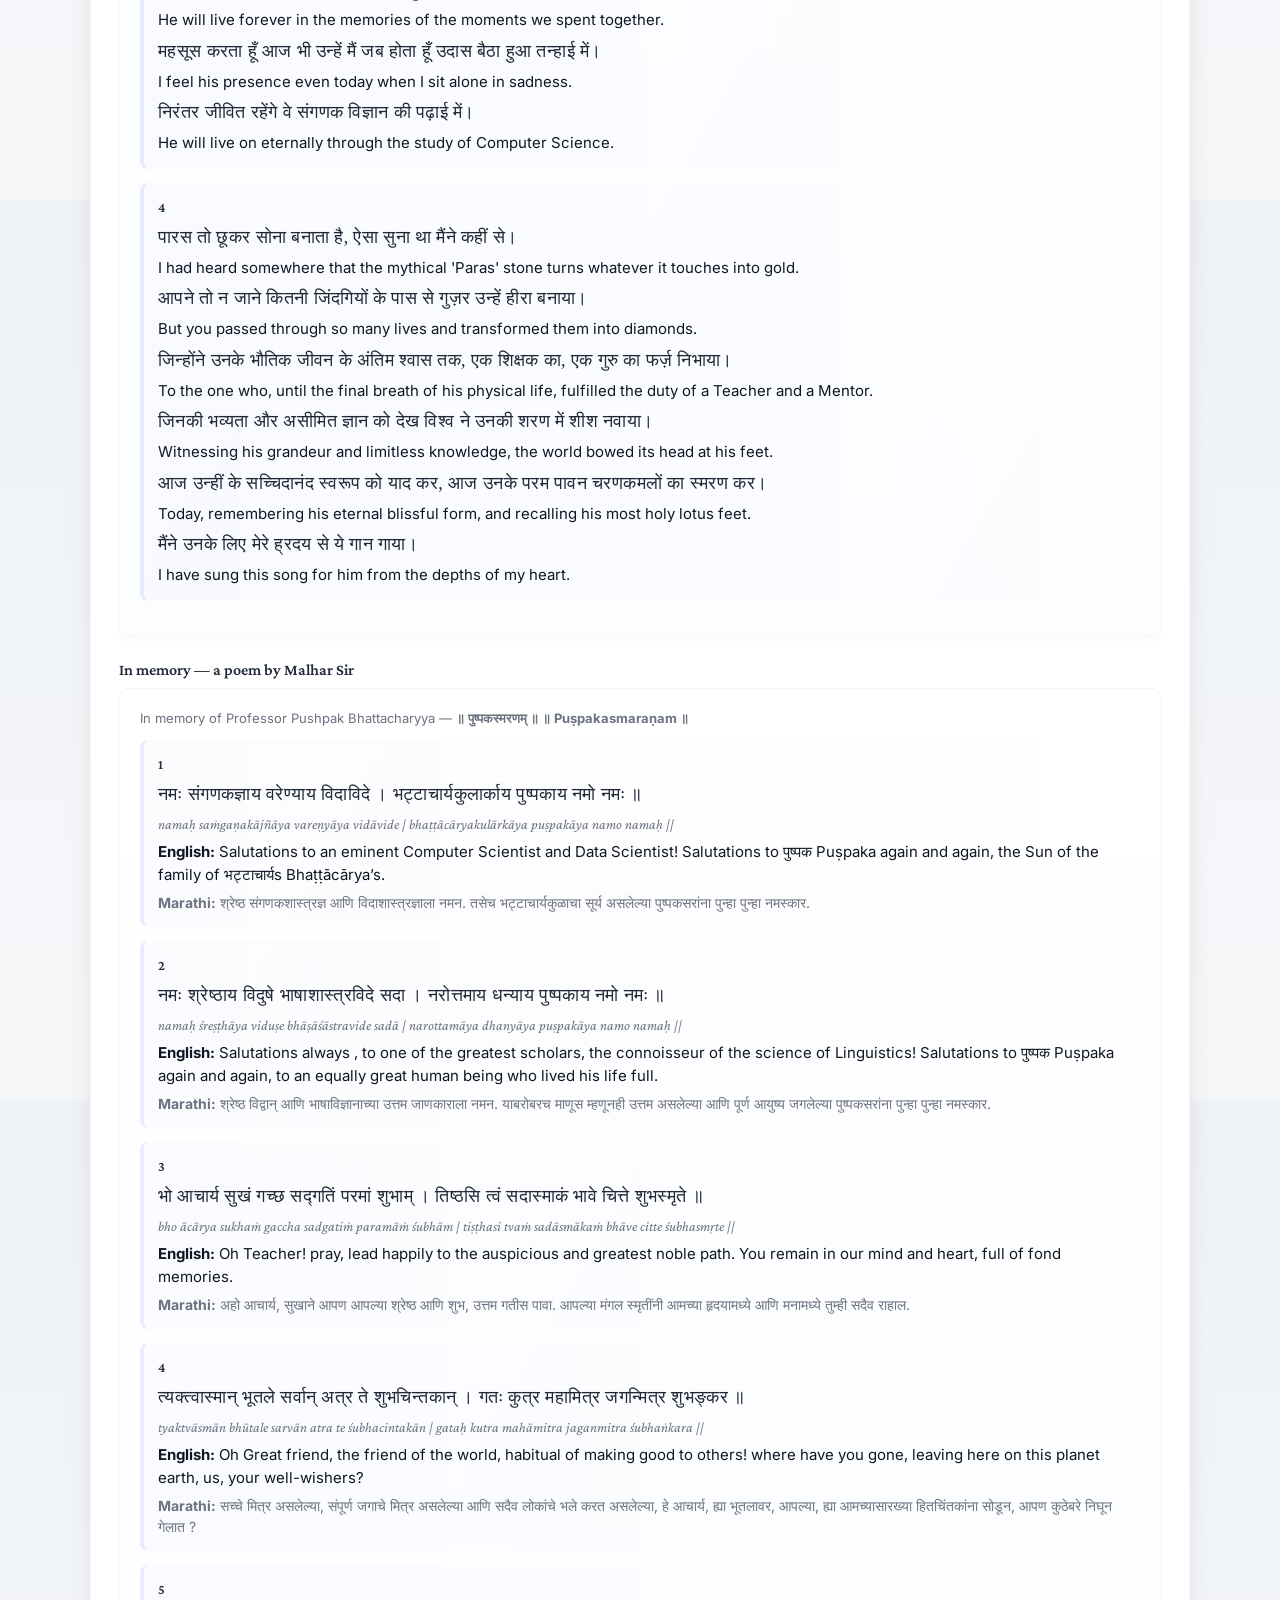
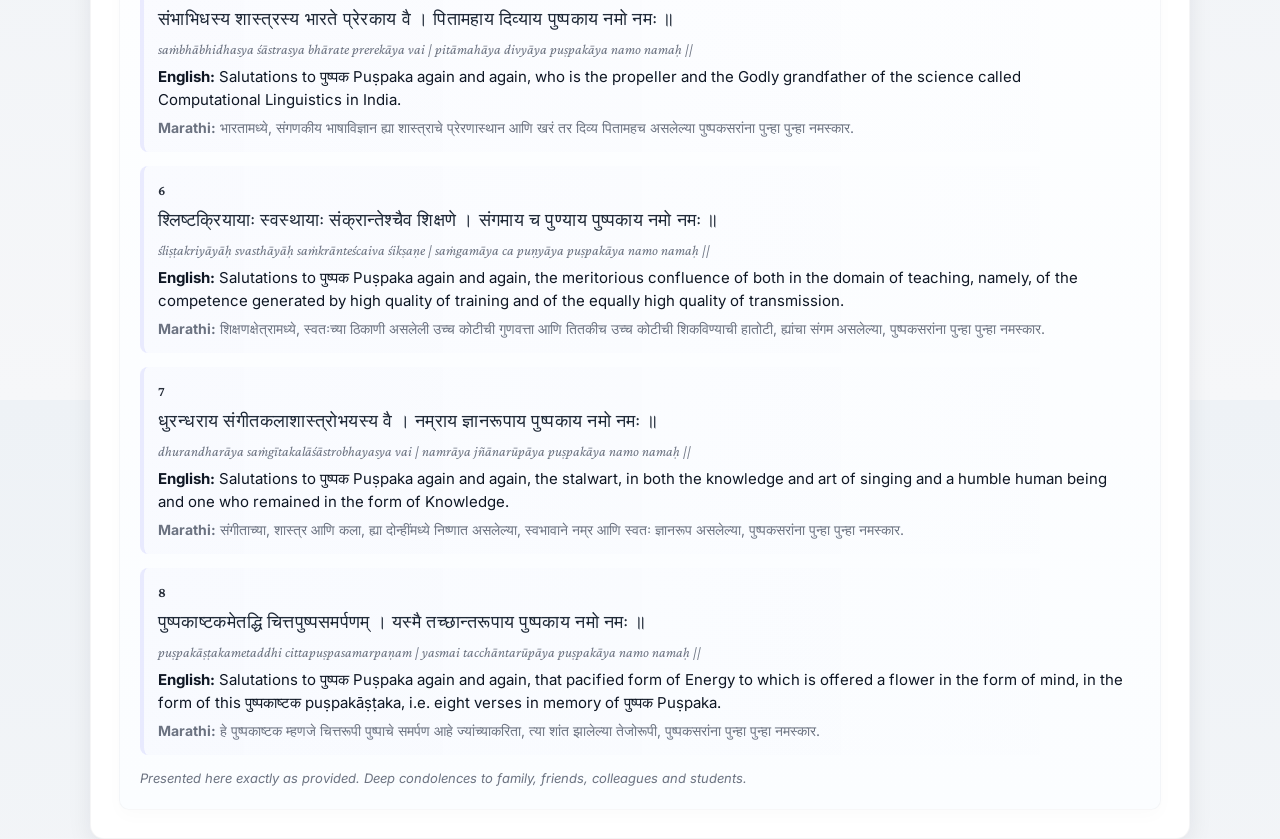
<file: pushpak_sir_memoriam.html>
<!doctype html>
<html lang="en">
<head>
  <meta charset="utf-8" />
  <meta name="viewport" content="width=device-width,initial-scale=1" />
  <title>In Memory of Prof. Pushpak Bhattacharyya</title>

  <!-- Gentle, readable fonts -->
  <link href="https://fonts.googleapis.com/css2?family=Crimson+Pro:wght@400;600&family=Inter:wght@300;400;600&display=swap" rel="stylesheet">

  <style>
    :root{
      --bg:#f6f7f9;
      --card:#ffffff;
      --muted:#6b7280;
      --accent:#1f2937;
      --accent-soft:#0f1724;
      --shadow: 0 6px 24px rgba(15,23,36,0.08);
      --radius:14px;
      --max-width:1100px;
    }

    *{box-sizing:border-box}
    html,body{height:100%}
    body{
      margin:0;
      font-family: "Inter", system-ui, -apple-system, "Segoe UI", Roboto, "Helvetica Neue", Arial;
      background: linear-gradient(180deg, #eef2f6 0%, var(--bg) 100%);
      color:var(--accent-soft);
      -webkit-font-smoothing:antialiased;
      -moz-osx-font-smoothing:grayscale;
      line-height:1.5;
      padding:40px 20px;
      display:flex;
      justify-content:center;
      align-items:flex-start;
    }

    .card{
      width:100%;
      max-width:var(--max-width);
      background:var(--card);
      border-radius:var(--radius);
      box-shadow:var(--shadow);
      overflow:hidden;
      border:1px solid rgba(15,23,36,0.04);
    }

    header.hero{
      position:relative;
      display:flex;
      align-items:center;
      gap:24px;
      padding:28px;
      background:
        radial-gradient(1200px 300px at 5% 10%, rgba(99,102,241,0.06), transparent 15%),
        linear-gradient(180deg, rgba(99,102,241,0.02), transparent 40%);
    }

    .portrait{
      flex:0 0 160px;
      height:160px;
      border-radius:12px;
      overflow:hidden;
      background:linear-gradient(180deg,#e6eefc,#f6f8ff);
      display:flex;
      align-items:center;
      justify-content:center;
      box-shadow: 0 8px 30px rgba(16,24,40,0.06);
      border:1px solid rgba(15,23,36,0.04);
    }

    .portrait img{
      width:100%;
      height:100%;
      object-fit:cover;
      display:block;
    }

    .hero-text{
      flex:1;
      min-width:0;
    }

    .hero-text h1{
      margin:0 0 6px 0;
      font-family: "Crimson Pro", Georgia, "Times New Roman", serif;
      font-weight:600;
      font-size:20px;
      color:var(--accent);
    }

    .hero-text p.lead{
      margin:0;
      font-size:13.75px;
      color:var(--muted);
    }

    main.content{
      padding:28px;
      display:grid;
      gap:22px;
      grid-template-columns:1fr;
    }

    .section-title{
      display:flex;
      align-items:center;
      gap:12px;
      margin-bottom:6px;
    }

    .section-title h2{
      margin:0;
      font-size:16px;
      font-weight:600;
      color:var(--accent);
      font-family: "Crimson Pro", serif;
    }

    .thoughts{
      background:linear-gradient(180deg, rgba(243,244,246,0.6), rgba(255,255,255,0));
      padding:18px;
      border-radius:10px;
      border:1px solid rgba(15,23,36,0.03);
      color:var(--accent-soft);
      font-size:15px;
    }

    /* Poem styling */
    .poem{
      border-radius:10px;
      padding:20px;
      background:linear-gradient(180deg,#ffffff, #fbfdff);
      border:1px solid rgba(15,23,36,0.03);
      box-shadow: 0 6px 18px rgba(16,24,40,0.02);
    }

    .poem .meta{
      font-size:13px;
      color:var(--muted);
      margin-bottom:12px;
    }

    .stanza{
      padding:14px;
      border-left:4px solid rgba(99,102,241,0.12);
      margin-bottom:14px;
      background:linear-gradient(90deg, rgba(99,102,241,0.02), transparent);
      border-radius:8px;
    }

    .stanza .num{
      font-weight:600;
      font-family: "Crimson Pro", serif;
      color:rgba(15,23,36,0.9);
      font-size:14px;
      margin-bottom:6px;
    }

    .lines{
      display:grid;
      gap:6px;
      font-size:15px;
    }

    .devanagari{
      font-family: "Noto Serif Devanagari", "Mangal", "Devanagari MT", serif;
      font-size:18px;
      letter-spacing:0.4px;
      color:var(--accent);
    }

    .translit{
      font-family: "Crimson Pro", serif;
      font-style:italic;
      color:var(--muted);
      font-size:14px;
    }

    .eng{
      color:var(--accent-soft);
      font-size:15px;
    }

    .marathi{
      color:var(--muted);
      font-size:14px;
      font-style:normal;
    }

    footer.note{
      padding:20px 28px;
      border-top:1px dashed rgba(15,23,36,0.04);
      font-size:13px;
      color:var(--muted);
      background:linear-gradient(180deg, transparent, rgba(247,248,250,0.6));
    }

    /* Responsive */
    @media (max-width:640px){
      header.hero{flex-direction:column; align-items:flex-start; gap:18px;}
      .portrait{width:120px;height:120px}
      body{padding:20px}
    }

    /* Print friendly */
    @media print{
      body{background:white;padding:0}
      .card{box-shadow:none;border:0}
    }
  </style>
</head>
<body>
  <div class="card" role="article" aria-labelledby="title">
    <header class="hero">
      <figure class="portrait" aria-hidden="false">
        <img src="images/pushpak_sir.jpg" alt="Prof. Pushpak Bhattacharyya" />
      </figure>

      <div class="hero-text">
        <h1 id="title">In Memory of Prof. Pushpak Bhattacharyya</h1>
        <p class="lead">A tribute to a scholar, teacher, guide.</p>
      </div>
    </header>

    <main class="content">
      <section aria-labelledby="thoughts-heading">
        <div class="section-title">
          <h2 id="thoughts-heading">My thoughts</h2>
        </div>

        <div class="thoughts">
          <p>
            I consider myself truly proud and fortunate to have been guided by him. My journey in NLP began because of him only.
            Owing to his vision, guidance, and teachings, I had my first research paper accepted at EMNLP.
            His greatness is far beyond words, and I feel too small to fully express what he meant to me.
          </p>
        </div>
      </section>

	<section aria-labelledby="tribute-heading"> 
  <div class="section-title">
    <h2 id="tribute-heading">In memory — a poem written by me</h2>
  </div>

  <div class="poem" role="region" aria-label="Poem: Shradhhanjali">
    <div class="meta"> In memory of Pushpak Sir — <strong> 
		गुरुर्ब्रह्मा गुरुर्विष्णुः गुरुर्देवो महेश्वरः।
गुरुः साक्षात् परब्रह्म तस्मै श्रीगुरवे नमः॥

		
		</strong></div>

    <div class="stanza">
      <div class="num">1</div>
      <div class="lines">
        <div class="devanagari">मैं छोटा सा बालक था, आपने मुझे चलना सिखाया।</div>
        <div class="eng">I was but a small child; you taught me how to walk.</div>

        <div class="devanagari">मैं तो अंधेरों में भटका करता था, आपने आपके ज्ञान प्रकाश से मुझे सफलता का मार्ग दिखलाया।</div>
        <div class="eng">I was wandering lost in the darkness; with the light of your wisdom, you showed me the path to success.</div>

        <div class="devanagari">मैं तो बेमोल माटी था, आपने न जाने कैसे मुझसे इतना अद्भुत घड़ा बनाया।</div>
        <div class="eng">I was merely worthless clay; I know not how you molded me into such a magnificent vessel.</div>

        <div class="devanagari">मैं तो एक मुरझाई हुई कली था, आपने आपकी दिव्यता से मुझे खिलाया, मेरा सुंदर फूल बनाया।</div>
        <div class="eng">I was but a withered bud; with your divinity, you made me bloom into a beautiful flower.</div>

        <div class="devanagari">हे जगद्गुरु, आपका शिष्य बन मैंने मेरे विद्यार्थी जीवन को सफल बनाया।</div>
        <div class="eng">O Great Teacher, by becoming your disciple, I have made my life as a student successful.</div>
      </div>
    </div>

    <div class="stanza">
      <div class="num">2</div>
      <div class="lines">
        <div class="devanagari">गुरु ब्रह्मा, विष्णु, महेश के समान होते हैं, यह मैंने मन्त्रों में सुना था।</div>
        <div class="eng">I had heard in the ancient chants that a Teacher is equal to the Trinity—Brahma, Vishnu, and Mahesh.</div>

        <div class="devanagari">आपका शिष्य बन यह जाना के असल में ऊँचा गुरु का स्थान इन सबसे कई गुना था।</div>
        <div class="eng">By becoming your student, I realized that in reality, the Teacher's place is many times higher than all of them.</div>

        <div class="devanagari">देवों ने सृष्टि को बनाया, संभाला और संहार किया, गुरु ने सदैव एक माँ की भाँति अपने शिष्यों से प्यार दुलार किया।</div>
        <div class="eng">The Gods created, preserved, and destroyed the universe; but the Teacher, like a mother, always showered their disciples with love and affection.</div>

        <div class="devanagari">गलतियां हुई जब हमसे, कभी-कभी तो प्रेमवश हमें डांट फटकार दिया।</div>
        <div class="eng">When we made mistakes, sometimes out of pure love, you scolded and corrected us.</div>

        <div class="devanagari">वो श्रेष्ठता है सिर्फ गुरु की जिन्होंने खुद का जीवन हम जैसे दीनों पर वार दिया।</div>
        <div class="eng">Such is the greatness of a Teacher, who sacrificed their own life for the sake of the humble ones like us.</div>
      </div>
    </div>

    <div class="stanza">
      <div class="num">3</div>
      <div class="lines">
        <div class="devanagari">एक छोटी सी विनती है कि कोई कभी भी ये न कहे, कि सर इस दुनिया में नहीं रहे।</div>
        <div class="eng">I have one small request: let no one ever say that Sir is no longer in this world.</div>

        <div class="devanagari">पुष्पक सर तो वो पावन गंगोत्री हैं जिनसे निरंतर परम पावनी ज्ञान और कर्मयोग के सिद्धांतों की गंगा बहे।</div>
        <div class="eng">Pushpak Sir is that sacred source (Gangotri) from which the holy Ganges of knowledge and the principles of duty flows eternally.</div>

        <div class="devanagari">जीवित हैं वे हमारे दिलों की गहरी यादों में, वही मनमोहक सी दिव्यता भरी मुस्कान अधरों पर लिए।</div>
        <div class="eng">He lives on in the deep memories of our hearts, carrying that same enchanting and divine smile upon his lips.</div>

        <div class="devanagari">जीवित रहेंगे वे निरंतर उनके साथ बिताए हुए उन पलों की यादों में।</div>
        <div class="eng">He will live forever in the memories of the moments we spent together.</div>

        <div class="devanagari">महसूस करता हूँ आज भी उन्हें मैं जब होता हूँ उदास बैठा हुआ तन्हाई में।</div>
        <div class="eng">I feel his presence even today when I sit alone in sadness.</div>

        <div class="devanagari">निरंतर जीवित रहेंगे वे संगणक विज्ञान की पढ़ाई में।</div>
        <div class="eng">He will live on eternally through the study of Computer Science.</div>
      </div>
    </div>

    <div class="stanza">
      <div class="num">4</div>
      <div class="lines">
        <div class="devanagari">पारस तो छूकर सोना बनाता है, ऐसा सुना था मैंने कहीं से।</div>
        <div class="eng">I had heard somewhere that the mythical 'Paras' stone turns whatever it touches into gold.</div>

        <div class="devanagari">आपने तो न जाने कितनी जिंदगियों के पास से गुज़र उन्हें हीरा बनाया।</div>
        <div class="eng">But you passed through so many lives and transformed them into diamonds.</div>

        <div class="devanagari">जिन्होंने उनके भौतिक जीवन के अंतिम श्वास तक, एक शिक्षक का, एक गुरु का फर्ज़ निभाया।</div>
        <div class="eng">To the one who, until the final breath of his physical life, fulfilled the duty of a Teacher and a Mentor.</div>

        <div class="devanagari">जिनकी भव्यता और असीमित ज्ञान को देख विश्व ने उनकी शरण में शीश नवाया।</div>
        <div class="eng">Witnessing his grandeur and limitless knowledge, the world bowed its head at his feet.</div>

        <div class="devanagari">आज उन्हीं के सच्चिदानंद स्वरूप को याद कर, आज उनके परम पावन चरणकमलों का स्मरण कर।</div>
        <div class="eng">Today, remembering his eternal blissful form, and recalling his most holy lotus feet.</div>

        <div class="devanagari">मैंने उनके लिए मेरे ह्रदय से ये गान गाया।</div>
        <div class="eng">I have sung this song for him from the depths of my heart.</div>
      </div>
    </div>
  </div>
</section>

      <section aria-labelledby="poem-heading">
        <div class="section-title">
          <h2 id="poem-heading">In memory — a poem by Malhar Sir</h2>
        </div>

        <div class="poem" role="region" aria-label="Poem: Puṣpakasmaraṇam">
          <div class="meta">In memory of Professor Pushpak Bhattacharyya — <strong>॥ पुष्पकस्मरणम् ॥ ॥ Puṣpakasmaraṇam ॥</strong></div>

          <!-- Stanza 1 -->
          <div class="stanza">
            <div class="num">1</div>
            <div class="lines">
              <div class="devanagari">नमः संगणकज्ञाय वरेण्याय विदाविदे । भट्टाचार्यकुलार्काय पुष्पकाय नमो नमः ॥</div>
              <div class="translit">namaḥ saṁgaṇakājñāya vareṇyāya vidāvide | bhaṭṭācāryakulārkāya puṣpakāya namo namaḥ ||</div>
              <div class="eng"><strong>English:</strong> Salutations to an eminent Computer Scientist and Data Scientist! Salutations to पुष्पक Puṣpaka again and again, the Sun of the family of भट्टाचार्यs Bhaṭṭācārya’s.</div>
              <div class="marathi"><strong>Marathi:</strong> श्रेष्ठ संगणकशास्त्रज्ञ आणि विदाशास्त्रज्ञाला नमन. तसेच भट्टाचार्यकुळाचा सूर्य असलेल्या पुष्पकसरांना पुन्हा पुन्हा नमस्कार.</div>
            </div>
          </div>

          <!-- Stanza 2 -->
          <div class="stanza">
            <div class="num">2</div>
            <div class="lines">
              <div class="devanagari">नमः श्रेष्ठाय विदुषे भाषाशास्त्रविदे सदा । नरोत्तमाय धन्याय पुष्पकाय नमो नमः ॥</div>
              <div class="translit">namaḥ śreṣṭhāya viduṣe bhāṣāśāstravide sadā | narottamāya dhanyāya puṣpakāya namo namaḥ ||</div>
              <div class="eng"><strong>English:</strong> Salutations always , to one of the greatest scholars, the connoisseur of the science of Linguistics! Salutations to पुष्पक Puṣpaka again and again, to an equally great human being who lived his life full.</div>
              <div class="marathi"><strong>Marathi:</strong> श्रेष्ठ विद्वान् आणि भाषाविज्ञानाच्या उत्तम जाणकाराला नमन. याबरोबरच माणूस म्हणूनही उत्तम असलेल्या आणि पूर्ण आयुष्य जगलेल्या पुष्पकसरांना पुन्हा पुन्हा नमस्कार.</div>
            </div>
          </div>

          <!-- Stanza 3 -->
          <div class="stanza">
            <div class="num">3</div>
            <div class="lines">
              <div class="devanagari">भो आचार्य सुखं गच्छ सद्गतिं परमां शुभाम् । तिष्ठसि त्वं सदास्माकं भावे चित्ते शुभस्मृते ॥</div>
              <div class="translit">bho ācārya sukhaṁ gaccha sadgatiṁ paramāṁ śubhām | tiṣṭhasi tvaṁ sadāsmākaṁ bhāve citte śubhasmṛte ||</div>
              <div class="eng"><strong>English:</strong> Oh Teacher! pray, lead happily to the auspicious and greatest noble path. You remain in our mind and heart, full of fond memories.</div>
              <div class="marathi"><strong>Marathi:</strong> अहो आचार्य, सुखाने आपण आपल्या श्रेष्ठ आणि शुभ, उत्तम गतीस पावा. आपल्या मंगल स्मृतींनी आमच्या हृदयामध्ये आणि मनामध्ये तुम्ही सदैव राहाल.</div>
            </div>
          </div>

          <!-- Stanza 4 -->
          <div class="stanza">
            <div class="num">4</div>
            <div class="lines">
              <div class="devanagari">त्यक्त्वास्मान् भूतले सर्वान् अत्र ते शुभचिन्तकान् । गतः कुत्र महामित्र जगन्मित्र शुभङ्कर ॥</div>
              <div class="translit">tyaktvāsmān bhūtale sarvān atra te śubhacintakān | gataḥ kutra mahāmitra jaganmitra śubhaṅkara ||</div>
              <div class="eng"><strong>English:</strong> Oh Great friend, the friend of the world, habitual of making good to others! where have you gone, leaving here on this planet earth, us, your well-wishers?</div>
              <div class="marathi"><strong>Marathi:</strong> सच्चे मित्र असलेल्या, संपूर्ण जगाचे मित्र असलेल्या आणि सदैव लोकांचे भले करत असलेल्या, हे आचार्य, ह्या भूतलावर, आपल्या, ह्या आमच्यासारख्या हितचिंतकांना सोडून, आपण कुठेबरे निघून गेलात ?</div>
            </div>
          </div>

          <!-- Stanza 5 -->
          <div class="stanza">
            <div class="num">5</div>
            <div class="lines">
              <div class="devanagari">संभाभिधस्य शास्त्रस्य भारते प्रेरकाय वै । पितामहाय दिव्याय पुष्पकाय नमो नमः ॥</div>
              <div class="translit">saṁbhābhidhasya śāstrasya bhārate prerekāya vai | pitāmahāya divyāya puṣpakāya namo namaḥ ||</div>
              <div class="eng"><strong>English:</strong> Salutations to पुष्पक Puṣpaka again and again, who is the propeller and the Godly grandfather of the science called Computational Linguistics in India.</div>
              <div class="marathi"><strong>Marathi:</strong> भारतामध्ये, संगणकीय भाषाविज्ञान ह्या शास्त्राचे प्रेरणास्थान आणि खरं तर दिव्य पितामहच असलेल्या पुष्पकसरांना पुन्हा पुन्हा नमस्कार.</div>
            </div>
          </div>

          <!-- Stanza 6 -->
          <div class="stanza">
            <div class="num">6</div>
            <div class="lines">
              <div class="devanagari">श्लिष्टक्रियायाः स्वस्थायाः संक्रान्तेश्चैव शिक्षणे । संगमाय च पुण्याय पुष्पकाय नमो नमः ॥</div>
              <div class="translit">śliṣṭakriyāyāḥ svasthāyāḥ saṁkrānteścaiva śikṣaṇe | saṁgamāya ca puṇyāya puṣpakāya namo namaḥ ||</div>
              <div class="eng"><strong>English:</strong> Salutations to पुष्पक Puṣpaka again and again, the meritorious confluence of both in the domain of teaching, namely, of the competence generated by high quality of training and of the equally high quality of transmission.</div>
              <div class="marathi"><strong>Marathi:</strong> शिक्षणक्षेत्रामध्ये, स्वतःच्या ठिकाणी असलेली उच्च कोटीची गुणवत्ता आणि तितकीच उच्च कोटीची शिकविण्याची हातोटी, ह्यांचा संगम असलेल्या, पुष्पकसरांना पुन्हा पुन्हा नमस्कार.</div>
            </div>
          </div>

          <!-- Stanza 7 -->
          <div class="stanza">
            <div class="num">7</div>
            <div class="lines">
              <div class="devanagari">धुरन्धराय संगीतकलाशास्त्रोभयस्य वै । नम्राय ज्ञानरूपाय पुष्पकाय नमो नमः ॥</div>
              <div class="translit">dhurandharāya saṁgītakalāśāstrobhayasya vai | namrāya jñānarūpāya puṣpakāya namo namaḥ ||</div>
              <div class="eng"><strong>English:</strong> Salutations to पुष्पक Puṣpaka again and again, the stalwart, in both the knowledge and art of singing and a humble human being and one who remained in the form of Knowledge.</div>
              <div class="marathi"><strong>Marathi:</strong> संगीताच्या, शास्त्र आणि कला, ह्या दोन्हींमध्ये निष्णात असलेल्या, स्वभावाने नम्र आणि स्वतः ज्ञानरूप असलेल्या, पुष्पकसरांना पुन्हा पुन्हा नमस्कार.</div>
            </div>
          </div>

          <!-- Stanza 8 -->
          <div class="stanza">
            <div class="num">8</div>
            <div class="lines">
              <div class="devanagari">पुष्पकाष्टकमेतद्धि चित्तपुष्पसमर्पणम् । यस्मै तच्छान्तरूपाय पुष्पकाय नमो नमः ॥</div>
              <div class="translit">puṣpakāṣṭakametaddhi cittapuṣpasamarpaṇam | yasmai tacchāntarūpāya puṣpakāya namo namaḥ ||</div>
              <div class="eng"><strong>English:</strong> Salutations to पुष्पक Puṣpaka again and again, that pacified form of Energy to which is offered a flower in the form of mind, in the form of this पुष्पकाष्टक puṣpakāṣṭaka, i.e. eight verses in memory of पुष्पक Puṣpaka.</div>
              <div class="marathi"><strong>Marathi:</strong> हे पुष्पकाष्टक म्हणजे चित्तरूपी पुष्पाचे समर्पण आहे ज्यांच्याकरिता, त्या शांत झालेल्या तेजोरूपी, पुष्पकसरांना पुन्हा पुन्हा नमस्कार.</div>
            </div>
          </div>

          <div style="margin-top:6px; font-size:13px; color:var(--muted);">
            <em>Presented here exactly as provided. Deep condolences to family, friends, colleagues and students.</em>
          </div>
        </div>
      </section>
    </main>

  </div>
</body>
</html>
</file>
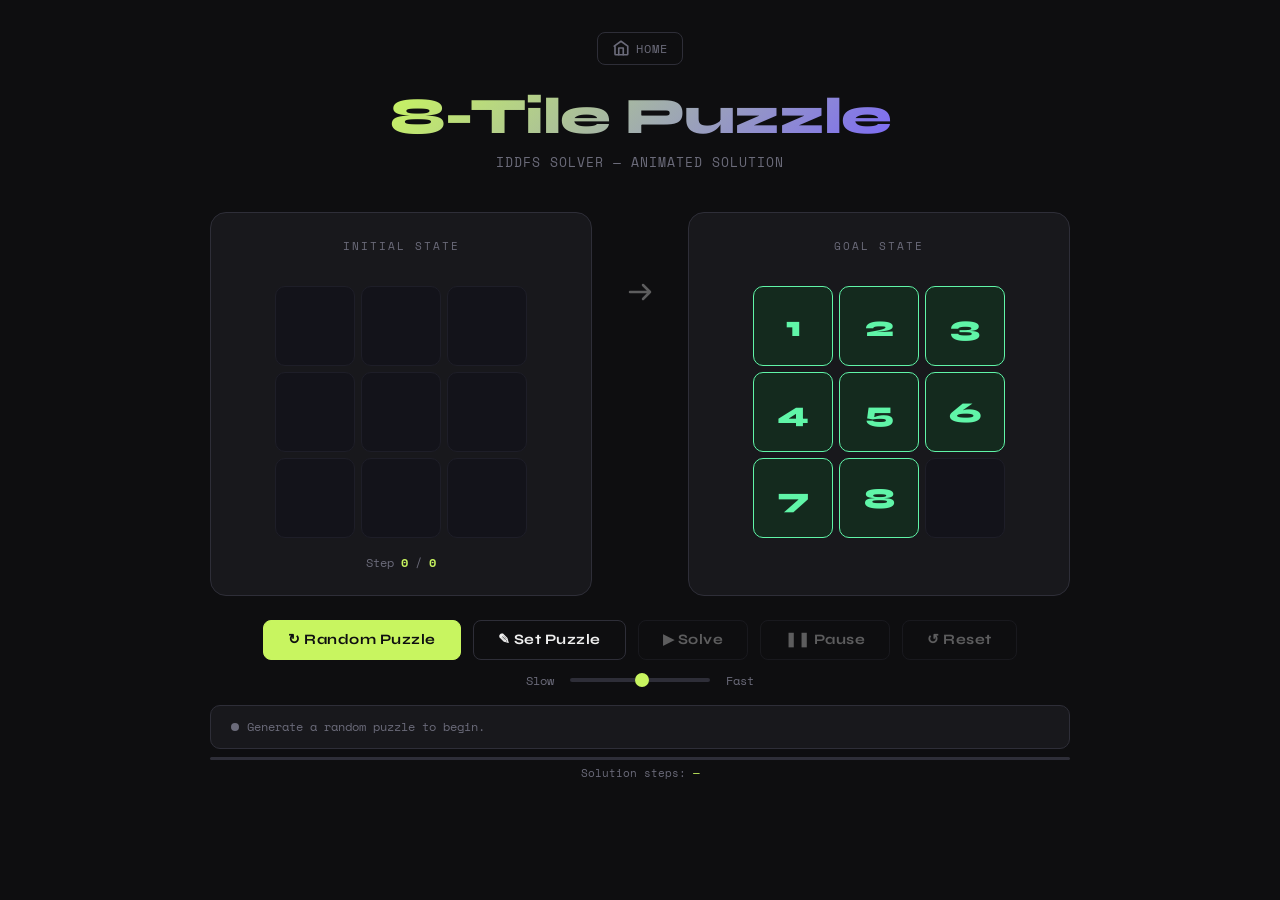
<file: Fascinating_AI/8puzzle_iddfs.html>
<!DOCTYPE html>
<html lang="en">
<head>
<meta charset="UTF-8">
<meta name="viewport" content="width=device-width, initial-scale=1.0">
<title>8-Tile Puzzle Solver</title>
<link href="https://fonts.googleapis.com/css2?family=Space+Mono:wght@400;700&family=Syne:wght@400;700;800&display=swap" rel="stylesheet">
<style>
  *, *::before, *::after { box-sizing: border-box; margin: 0; padding: 0; }

  #home-btn {
    display: inline-flex;
    align-items: center;
    gap: 6px;
    font-family: 'Space Mono', monospace;
    font-size: 0.72rem;
    color: var(--muted);
    text-decoration: none;
    border: 1px solid var(--border);
    border-radius: 8px;
    padding: 0.4rem 0.9rem;
    margin-bottom: 1.5rem;
    transition: color 0.15s, border-color 0.15s;
    letter-spacing: 1px;
    text-transform: uppercase;
  }
  #home-btn:hover { color: var(--accent); border-color: var(--accent); }

  :root {
    --bg: #0e0e10;
    --surface: #18181c;
    --surface2: #22222a;
    --border: #2e2e38;
    --accent: #c8f560;
    --accent2: #7c6af5;
    --text: #f0f0f0;
    --muted: #6b6b7a;
    --tile-bg: #1e1e28;
    --tile-border: #3a3a4a;
    --tile-text: #f0f0f0;
    --empty-bg: #13131a;
    --solved-accent: #60f5a8;
  }

  body {
    font-family: 'Syne', sans-serif;
    background: var(--bg);
    color: var(--text);
    min-height: 100vh;
    display: flex;
    flex-direction: column;
    align-items: center;
    padding: 2rem 1rem;
  }

  header {
    text-align: center;
    margin-bottom: 2.5rem;
  }

  header h1 {
    font-size: clamp(2rem, 5vw, 3.2rem);
    font-weight: 800;
    letter-spacing: -1px;
    background: linear-gradient(135deg, var(--accent), var(--accent2));
    -webkit-background-clip: text;
    -webkit-text-fill-color: transparent;
    background-clip: text;
    line-height: 1.1;
  }

  header p {
    color: var(--muted);
    font-family: 'Space Mono', monospace;
    font-size: 0.8rem;
    margin-top: 0.5rem;
    letter-spacing: 1px;
    text-transform: uppercase;
  }

  .main-layout {
    display: grid;
    grid-template-columns: 1fr auto 1fr;
    gap: 2rem;
    align-items: start;
    width: 100%;
    max-width: 860px;
  }

  @media (max-width: 680px) {
    .main-layout { grid-template-columns: 1fr; }
    .arrow-col { display: none; }
  }

  .panel {
    background: var(--surface);
    border: 1px solid var(--border);
    border-radius: 16px;
    padding: 1.5rem;
  }

  .panel-label {
    font-family: 'Space Mono', monospace;
    font-size: 0.7rem;
    letter-spacing: 2px;
    text-transform: uppercase;
    color: var(--muted);
    margin-bottom: 1rem;
  }

  .board-wrap {
    display: flex;
    flex-direction: column;
    align-items: center;
    gap: 1rem;
  }

  .board {
    display: grid;
    grid-template-columns: repeat(3, 80px);
    grid-template-rows: repeat(3, 80px);
    gap: 6px;
  }

  .tile {
    width: 80px;
    height: 80px;
    border-radius: 10px;
    background: var(--tile-bg);
    border: 1.5px solid var(--tile-border);
    display: flex;
    align-items: center;
    justify-content: center;
    font-size: 1.8rem;
    font-weight: 800;
    color: var(--tile-text);
    position: relative;
    transition: transform 0.18s cubic-bezier(.34,1.56,.64,1), background 0.2s, border-color 0.2s;
    user-select: none;
  }

  .tile.empty {
    background: var(--empty-bg);
    border-color: #1e1e28;
  }

  .tile.highlight {
    background: #2a2a1a;
    border-color: var(--accent);
    color: var(--accent);
    transform: scale(1.06);
  }

  .tile.solved-highlight {
    background: #142a1e;
    border-color: var(--solved-accent);
    color: var(--solved-accent);
  }

  .step-counter {
    font-family: 'Space Mono', monospace;
    font-size: 0.75rem;
    color: var(--muted);
    text-align: center;
  }

  .step-counter span {
    color: var(--accent);
    font-weight: 700;
  }

  .arrow-col {
    display: flex;
    align-items: center;
    justify-content: center;
    padding-top: 4rem;
  }

  .arrow-col svg { opacity: 0.35; }

  .controls {
    display: flex;
    flex-direction: column;
    gap: 0.75rem;
    width: 100%;
    max-width: 860px;
    margin-top: 1.5rem;
  }

  .btn-row {
    display: flex;
    gap: 0.75rem;
    flex-wrap: wrap;
    justify-content: center;
  }

  button {
    font-family: 'Syne', sans-serif;
    font-weight: 700;
    font-size: 0.9rem;
    padding: 0.65rem 1.5rem;
    border-radius: 8px;
    border: 1.5px solid var(--border);
    cursor: pointer;
    transition: all 0.15s;
    letter-spacing: 0.5px;
  }

  .btn-primary {
    background: var(--accent);
    color: #0e0e10;
    border-color: var(--accent);
  }

  .btn-primary:hover { background: #d4f870; transform: translateY(-1px); }
  .btn-primary:active { transform: scale(0.97); }
  .btn-primary:disabled { opacity: 0.4; cursor: not-allowed; transform: none; }

  .btn-secondary {
    background: transparent;
    color: var(--text);
    border-color: var(--border);
  }

  .btn-secondary:hover { background: var(--surface2); border-color: var(--accent2); color: var(--accent2); }
  .btn-secondary:disabled { opacity: 0.35; cursor: not-allowed; }

  .speed-row {
    display: flex;
    align-items: center;
    justify-content: center;
    gap: 1rem;
    font-family: 'Space Mono', monospace;
    font-size: 0.75rem;
    color: var(--muted);
  }

  input[type=range] {
    -webkit-appearance: none;
    width: 140px;
    height: 4px;
    background: var(--border);
    border-radius: 2px;
    outline: none;
  }

  input[type=range]::-webkit-slider-thumb {
    -webkit-appearance: none;
    width: 14px;
    height: 14px;
    border-radius: 50%;
    background: var(--accent);
    cursor: pointer;
  }

  .status-bar {
    width: 100%;
    max-width: 860px;
    background: var(--surface);
    border: 1px solid var(--border);
    border-radius: 10px;
    padding: 0.75rem 1.25rem;
    font-family: 'Space Mono', monospace;
    font-size: 0.75rem;
    color: var(--muted);
    margin-top: 1rem;
    min-height: 44px;
    display: flex;
    align-items: center;
    gap: 0.5rem;
  }

  .status-dot {
    width: 8px; height: 8px;
    border-radius: 50%;
    background: var(--muted);
    flex-shrink: 0;
    transition: background 0.3s;
  }

  .status-dot.solving { background: var(--accent2); animation: pulse 1s infinite; }
  .status-dot.done { background: var(--solved-accent); }
  .status-dot.error { background: #f56060; }

  @keyframes pulse {
    0%, 100% { opacity: 1; }
    50% { opacity: 0.3; }
  }

  .progress-row {
    width: 100%;
    max-width: 860px;
    margin-top: 0.5rem;
  }

  .progress-bar-bg {
    height: 3px;
    background: var(--border);
    border-radius: 2px;
    overflow: hidden;
  }

  .progress-bar-fill {
    height: 100%;
    background: linear-gradient(90deg, var(--accent2), var(--accent));
    border-radius: 2px;
    width: 0%;
    transition: width 0.1s linear;
  }

  .path-info {
    font-family: 'Space Mono', monospace;
    font-size: 0.7rem;
    color: var(--muted);
    text-align: center;
    margin-top: 0.25rem;
  }

  .path-info span { color: var(--accent); }

  .modal-backdrop {
    display: none;
    min-height: 420px;
    background: rgba(0,0,0,0.72);
    align-items: center;
    justify-content: center;
    width: 100%;
    max-width: 860px;
    margin-top: 1rem;
    border-radius: 16px;
  }
  .modal-backdrop.open { display: flex; }

  .modal {
    background: var(--surface);
    border: 1px solid var(--border);
    border-radius: 16px;
    padding: 2rem;
    width: 100%;
    max-width: 400px;
    display: flex;
    flex-direction: column;
    gap: 1.25rem;
  }

  .modal-title {
    font-size: 1.1rem;
    font-weight: 800;
    color: var(--text);
    letter-spacing: -0.5px;
  }

  .modal-hint {
    font-family: 'Space Mono', monospace;
    font-size: 0.7rem;
    color: var(--muted);
    line-height: 1.6;
  }

  .input-grid {
    display: grid;
    grid-template-columns: repeat(3, 72px);
    gap: 8px;
    justify-content: center;
  }

  .input-grid input {
    width: 72px;
    height: 72px;
    border-radius: 10px;
    background: var(--tile-bg);
    border: 1.5px solid var(--tile-border);
    color: var(--text);
    font-family: 'Syne', sans-serif;
    font-size: 1.6rem;
    font-weight: 800;
    text-align: center;
    outline: none;
    transition: border-color 0.15s, background 0.15s;
    -moz-appearance: textfield;
  }
  .input-grid input::-webkit-outer-spin-button,
  .input-grid input::-webkit-inner-spin-button { -webkit-appearance: none; }
  .input-grid input:focus { border-color: var(--accent2); background: #1e1e30; }
  .input-grid input.input-blank { background: var(--empty-bg); border-color: #1e1e28; color: var(--muted); font-size: 1rem; }
  .input-grid input.input-error { border-color: #f56060; background: #2a1a1a; }
  .input-grid input.input-ok { border-color: var(--accent); }

  .modal-validation {
    font-family: 'Space Mono', monospace;
    font-size: 0.7rem;
    min-height: 1.2em;
    text-align: center;
  }
  .modal-validation.ok { color: var(--solved-accent); }
  .modal-validation.err { color: #f56060; }

  .modal-btns { display: flex; gap: 0.75rem; justify-content: flex-end; }
</style>
</head>
<body>

<a href="../ai_visuals.html" id="home-btn" title="Back to AI Visuals">
  <svg width="18" height="18" viewBox="0 0 24 24" fill="none" stroke="currentColor" stroke-width="2.2" stroke-linecap="round" stroke-linejoin="round"><path d="M3 9.5L12 3l9 6.5V20a1 1 0 0 1-1 1H5a1 1 0 0 1-1-1V9.5z"/><polyline points="9 21 9 12 15 12 15 21"/></svg>
  Home
</a>
<header>
  <h1>8-Tile Puzzle</h1>
  <p>IDDFS Solver &mdash; Animated Solution</p>
</header>

<div class="main-layout">
  <div class="panel board-wrap">
    <div class="panel-label">Initial State</div>
    <div class="board" id="board-init"></div>
    <div class="step-counter" id="step-label">Step <span id="step-num">0</span> / <span id="step-total">0</span></div>
  </div>

  <div class="arrow-col">
    <svg width="32" height="32" viewBox="0 0 32 32" fill="none">
      <path d="M6 16h20M19 9l7 7-7 7" stroke="#f0f0f0" stroke-width="2.5" stroke-linecap="round" stroke-linejoin="round"/>
    </svg>
  </div>

  <div class="panel board-wrap">
    <div class="panel-label">Goal State</div>
    <div class="board" id="board-goal"></div>
    <div class="step-counter" style="visibility:hidden">.</div>
  </div>
</div>

<div class="controls">
  <div class="btn-row">
    <button class="btn-primary" id="btn-random">&#8635; Random Puzzle</button>
    <button class="btn-secondary" id="btn-custom">&#9998; Set Puzzle</button>
    <button class="btn-secondary" id="btn-solve" disabled>&#9654; Solve</button>
    <button class="btn-secondary" id="btn-pause" disabled>&#10074;&#10074; Pause</button>
    <button class="btn-secondary" id="btn-reset" disabled>&#8634; Reset</button>
  </div>
  <div class="speed-row">
    <span>Slow</span>
    <input type="range" id="speed-slider" min="80" max="900" value="500" step="10">
    <span>Fast</span>
  </div>
</div>

<div class="status-bar">
  <div class="status-dot" id="status-dot"></div>
  <span id="status-text">Generate a random puzzle to begin.</span>
</div>

<div class="progress-row">
  <div class="progress-bar-bg"><div class="progress-bar-fill" id="progress-fill"></div></div>
  <div class="path-info">Solution steps: <span id="path-length">—</span></div>
</div>

<div class="modal-backdrop" id="modal-backdrop">
  <div class="modal">
    <div class="modal-title">Set custom puzzle</div>
    <div class="modal-hint">Enter digits 0–8, each used exactly once.<br>Use <strong style="color:var(--accent)">0</strong> for the blank tile.</div>
    <div class="input-grid" id="input-grid">
      <input type="number" min="0" max="8" maxlength="1" placeholder="·" id="ci0">
      <input type="number" min="0" max="8" maxlength="1" placeholder="·" id="ci1">
      <input type="number" min="0" max="8" maxlength="1" placeholder="·" id="ci2">
      <input type="number" min="0" max="8" maxlength="1" placeholder="·" id="ci3">
      <input type="number" min="0" max="8" maxlength="1" placeholder="·" id="ci4">
      <input type="number" min="0" max="8" maxlength="1" placeholder="·" id="ci5">
      <input type="number" min="0" max="8" maxlength="1" placeholder="·" id="ci6">
      <input type="number" min="0" max="8" maxlength="1" placeholder="·" id="ci7">
      <input type="number" min="0" max="8" maxlength="1" placeholder="·" id="ci8">
    </div>
    <div class="modal-validation" id="modal-val"></div>
    <div class="modal-btns">
      <button class="btn-secondary" id="btn-modal-cancel">Cancel</button>
      <button class="btn-primary" id="btn-modal-confirm" disabled>Use this puzzle</button>
    </div>
  </div>
</div>

<script>
const GOAL = [1,2,3,4,5,6,7,8,0];

// --- Python-faithful translation ---

function arrEq(a, b) { return a.every((v,i) => v === b[i]); }

// count_inversions(state)
function countInversions(state) {
  let inversions = 0;
  for (let i = 0; i < state.length; i++)
    for (let j = i + 1; j < state.length; j++)
      if (state[i] > state[j] && state[i] !== 0 && state[j] !== 0)
        inversions++;
  return inversions;
}

const inversionsGoal = countInversions(GOAL);

// is_solvable(state, goal_state)
function isSolvable(state) {
  const inv = countInversions(state);
  return (inv % 2) === (inversionsGoal % 2);
}

// generate_random_state() + find_solvable_initial_state()
function shuffle() {
  let arr;
  do {
    arr = [0,1,2,3,4,5,6,7,8];
    for (let i = arr.length - 1; i > 0; i--) {
      const j = Math.floor(Math.random() * (i + 1));
      [arr[i], arr[j]] = [arr[j], arr[i]];
    }
  } while (!isSolvable(arr) || arrEq(arr, GOAL));
  return arr;
}

// is_goal_state(state)
function isGoalState(state) { return arrEq(state, GOAL); }

// apply_action(state, action)
function applyAction(state, action) {
  const ns = [...state];
  const blankIdx = ns.indexOf(0);
  const newIdx = blankIdx + action;
  [ns[blankIdx], ns[newIdx]] = [ns[newIdx], ns[blankIdx]];
  return ns;
}

// get_actions(state)
function getActions(state) {
  const actions = [];
  const blankIdx = state.indexOf(0);
  if (blankIdx - 3 >= 0)       actions.push(-3); // Up
  if (blankIdx + 3 < 9)        actions.push(3);  // Down
  if (blankIdx % 3 > 0)        actions.push(-1); // Left
  if (blankIdx % 3 < 2)        actions.push(1);  // Right
  return actions;
}

// depth_limited_dfs_optimized — returns { path, actions, duplicates } or null
function depthLimitedDFS(state, depthLimit, expandedNodes, duplicates) {
  if (isGoalState(state)) {
    return { path: [state], actions: [], duplicates };
  }
  if (depthLimit === 0) {
    return null;
  }

  const stateKey = state.join(',');
  expandedNodes.set(`${stateKey}|${depthLimit}`, true);

  for (const action of getActions(state)) {
    const childState = applyAction(state, action);
    if (isGoalState(childState)) {
      return { path: [state, childState], actions: [action], duplicates };
    }
    const childKey = `${childState.join(',')}|${depthLimit - 1}`;
    if (!expandedNodes.has(childKey)) {
      const result = depthLimitedDFS(childState, depthLimit - 1, expandedNodes, duplicates);
      if (result !== null) {
        return {
          path: [state, ...result.path],
          actions: [action, ...result.actions],
          duplicates: result.duplicates
        };
      }
      duplicates = result === null ? duplicates : result.duplicates;
    } else {
      duplicates++;
    }
  }
  return null;
}

// iddfs_optimized(initial_state)
function iddfs(initialState) {
  let depthLimit = 0;
  let totalDuplicates = 0;
  while (true) {
    const expandedNodes = new Map();
    const result = depthLimitedDFS(initialState, depthLimit, expandedNodes, totalDuplicates);
    if (result !== null) {
      console.log('Expanded nodes stored:', expandedNodes.size);
      console.log('Duplicate nodes:', result.duplicates);
      return { path: result.path, actions: result.actions };
    }
    console.log('Depth limit tried:', depthLimit);
    depthLimit++;
    if (depthLimit > 80) return null; // safety cap
  }
}

let currentState = null;
let solutionPath = [];
let animTimer = null;
let stepIdx = 0;
let isPaused = false;

const boardInit = document.getElementById('board-init');
const boardGoal = document.getElementById('board-goal');
const btnRandom = document.getElementById('btn-random');
const btnSolve = document.getElementById('btn-solve');
const btnPause = document.getElementById('btn-pause');
const btnReset = document.getElementById('btn-reset');
const statusText = document.getElementById('status-text');
const statusDot = document.getElementById('status-dot');
const stepNum = document.getElementById('step-num');
const stepTotal = document.getElementById('step-total');
const progressFill = document.getElementById('progress-fill');
const pathLength = document.getElementById('path-length');
const speedSlider = document.getElementById('speed-slider');

function getDelay() {
  const v = parseInt(speedSlider.value);
  return 980 - v;
}

function setStatus(msg, mode='idle') {
  statusText.textContent = msg;
  statusDot.className = 'status-dot' + (mode !== 'idle' ? ` ${mode}` : '');
}

function renderBoard(container, state, highlightIdx = -1, solved = false) {
  container.innerHTML = '';
  state.forEach((val, idx) => {
    const tile = document.createElement('div');
    tile.className = 'tile';
    if (val === 0) {
      tile.classList.add('empty');
    } else {
      tile.textContent = val;
      if (idx === highlightIdx) tile.classList.add(solved ? 'solved-highlight' : 'highlight');
      else if (solved && val !== 0) tile.classList.add('solved-highlight');
    }
    container.appendChild(tile);
  });
}

function renderGoal() {
  renderBoard(boardGoal, GOAL, -1, true);
}

function stopAnimation() {
  if (animTimer) { clearTimeout(animTimer); animTimer = null; }
}

function resetUI() {
  stopAnimation();
  solutionPath = [];
  stepIdx = 0;
  isPaused = false;
  btnPause.textContent = '⏸ Pause';
  btnSolve.disabled = !currentState;
  btnPause.disabled = true;
  btnReset.disabled = true;
  progressFill.style.width = '0%';
  pathLength.textContent = '—';
  stepNum.textContent = '0';
  stepTotal.textContent = '0';
}

function startAnimation() {
  if (stepIdx >= solutionPath.length) {
    setStatus(`Solved in ${solutionPath.length - 1} moves!`, 'done');
    renderBoard(boardInit, GOAL, -1, true);
    btnPause.disabled = true;
    btnReset.disabled = false;
    return;
  }

  const state = solutionPath[stepIdx];
  const prevState = stepIdx > 0 ? solutionPath[stepIdx - 1] : null;
  let movedTileIdx = -1;

  if (prevState) {
    for (let i = 0; i < 9; i++) {
      if (state[i] !== prevState[i] && state[i] !== 0) {
        movedTileIdx = i;
        break;
      }
    }
  }

  renderBoard(boardInit, state, movedTileIdx, false);
  stepNum.textContent = stepIdx;
  const pct = (stepIdx / (solutionPath.length - 1)) * 100;
  progressFill.style.width = pct.toFixed(1) + '%';
  setStatus(`Animating step ${stepIdx} of ${solutionPath.length - 1}...`, 'solving');

  stepIdx++;
  if (!isPaused) {
    animTimer = setTimeout(startAnimation, getDelay());
  }
}

btnRandom.addEventListener('click', () => {
  stopAnimation();
  resetUI();
  currentState = shuffle();
  renderBoard(boardInit, currentState);
  setStatus('Puzzle generated. Click Solve to find solution.', 'idle');
  btnSolve.disabled = false;
  btnReset.disabled = false;
});

btnSolve.addEventListener('click', () => {
  if (!currentState) return;
  stopAnimation();
  solutionPath = [];
  stepIdx = 0;
  btnSolve.disabled = true;
  btnPause.disabled = false;
  btnReset.disabled = false;
  setStatus('Solving with IDDFS (depth-limited DFS)...', 'solving');

  setTimeout(() => {
    const result = iddfs(currentState);
    if (!result) {
      setStatus('No solution found within depth limit.', 'error');
      return;
    }
    solutionPath = result.path;
    stepTotal.textContent = solutionPath.length - 1;
    pathLength.textContent = solutionPath.length - 1;
    setStatus(`Solution found: ${solutionPath.length - 1} moves. Animating...`, 'solving');
    startAnimation();
  }, 30);
});

btnPause.addEventListener('click', () => {
  if (!isPaused) {
    isPaused = true;
    stopAnimation();
    btnPause.textContent = '▶ Resume';
    setStatus(`Paused at step ${stepIdx} of ${solutionPath.length - 1}.`, 'idle');
  } else {
    isPaused = false;
    btnPause.textContent = '⏸ Pause';
    startAnimation();
  }
});

btnReset.addEventListener('click', () => {
  stopAnimation();
  if (currentState) {
    resetUI();
    renderBoard(boardInit, currentState);
    setStatus('Reset to initial state. Click Solve to run again.', 'idle');
    btnReset.disabled = false;
  }
});

// ── Custom puzzle modal ──
const modalBackdrop = document.getElementById('modal-backdrop');
const modalVal      = document.getElementById('modal-val');
const btnModalConfirm = document.getElementById('btn-modal-confirm');
const btnModalCancel  = document.getElementById('btn-modal-cancel');
const btnCustom       = document.getElementById('btn-custom');
const ciInputs = Array.from({length: 9}, (_, i) => document.getElementById(`ci${i}`));

function openModal() {
  ciInputs.forEach(inp => { inp.value = ''; inp.className = ''; });
  modalVal.textContent = '';
  modalVal.className = 'modal-validation';
  btnModalConfirm.disabled = true;
  modalBackdrop.classList.add('open');
  ciInputs[0].focus();
}

function closeModal() { modalBackdrop.classList.remove('open'); }

function validateInputs() {
  const vals = ciInputs.map(inp => inp.value.trim());
  const filled = vals.filter(v => v !== '');
  const nums = vals.map(v => v === '' ? null : parseInt(v));

  // Reset styles
  ciInputs.forEach((inp, i) => {
    inp.classList.remove('input-error', 'input-ok', 'input-blank');
    if (nums[i] === 0) inp.classList.add('input-blank');
  });

  if (filled.length < 9) {
    modalVal.textContent = `Fill all 9 cells (${9 - filled.length} remaining).`;
    modalVal.className = 'modal-validation';
    btnModalConfirm.disabled = true;
    return;
  }

  // Check range 0-8
  const outOfRange = nums.some(n => n < 0 || n > 8 || isNaN(n));
  if (outOfRange) {
    nums.forEach((n, i) => { if (isNaN(n) || n < 0 || n > 8) ciInputs[i].classList.add('input-error'); });
    modalVal.textContent = 'Each cell must be a digit 0–8.';
    modalVal.className = 'modal-validation err';
    btnModalConfirm.disabled = true;
    return;
  }

  // Check duplicates
  const seen = new Set();
  let hasDupe = false;
  nums.forEach((n, i) => {
    if (seen.has(n)) { ciInputs[i].classList.add('input-error'); hasDupe = true; }
    else seen.add(n);
  });
  if (hasDupe) {
    modalVal.textContent = 'Duplicate values found — each digit 0–8 must appear exactly once.';
    modalVal.className = 'modal-validation err';
    btnModalConfirm.disabled = true;
    return;
  }

  // Check if it equals goal
  if (arrEq(nums, GOAL)) {
    modalVal.textContent = 'This is already the goal state!';
    modalVal.className = 'modal-validation err';
    btnModalConfirm.disabled = true;
    return;
  }

  // Check solvability
  if (!isSolvable(nums)) {
    ciInputs.forEach(inp => inp.classList.add('input-error'));
    modalVal.textContent = '✕ This configuration is NOT solvable — the number of inversions has wrong parity.';
    modalVal.className = 'modal-validation err';
    btnModalConfirm.disabled = true;
    return;
  }

  ciInputs.forEach(inp => { if (!inp.classList.contains('input-blank')) inp.classList.add('input-ok'); });
  modalVal.textContent = '✓ Valid and solvable!';
  modalVal.className = 'modal-validation ok';
  btnModalConfirm.disabled = false;
}

ciInputs.forEach((inp, i) => {
  inp.addEventListener('input', () => {
    // Clamp to single digit
    if (inp.value.length > 1) inp.value = inp.value.slice(-1);
    if (inp.value === '0') inp.classList.add('input-blank');
    else inp.classList.remove('input-blank');
    validateInputs();
    // Auto-advance focus
    if (inp.value !== '' && i < 8) ciInputs[i + 1].focus();
  });
  inp.addEventListener('keydown', e => {
    if (e.key === 'Backspace' && inp.value === '' && i > 0) ciInputs[i - 1].focus();
    if (e.key === 'ArrowRight' && i < 8) ciInputs[i + 1].focus();
    if (e.key === 'ArrowLeft'  && i > 0) ciInputs[i - 1].focus();
    if (e.key === 'ArrowDown'  && i + 3 < 9) ciInputs[i + 3].focus();
    if (e.key === 'ArrowUp'    && i - 3 >= 0) ciInputs[i - 3].focus();
  });
});

btnCustom.addEventListener('click', () => { stopAnimation(); openModal(); });
btnModalCancel.addEventListener('click', closeModal);
modalBackdrop.addEventListener('click', e => { if (e.target === modalBackdrop) closeModal(); });

btnModalConfirm.addEventListener('click', () => {
  const nums = ciInputs.map(inp => parseInt(inp.value.trim()));
  closeModal();
  stopAnimation();
  resetUI();
  currentState = nums;
  renderBoard(boardInit, currentState);
  setStatus('Custom puzzle set. Click Solve to find solution.', 'idle');
  btnSolve.disabled = false;
  btnReset.disabled = false;
});

renderGoal();
renderBoard(boardInit, [0,0,0,0,0,0,0,0,0].map(() => 0));
setStatus('Generate a random puzzle to begin.');
</script>
</body>
</html>
</file>
<file: styles/main.css>
.shloka-container {
    font-family: 'Tiro Devanagari Sanskrit', serif;
    font-size: 20px;
    color: #2c3e50;
    text-align: center;
    padding: 20px;
    white-space: nowrap;
    overflow-x: auto;
    border-bottom: 1px solid #e0e0e0;
    letter-spacing: 0.5px;
}

.separator {
    color: #b33939;
    margin: 0 15px;
    font-weight: bold;
}

body {
    margin: 0;
    padding: 0;
    background: linear-gradient(to right, lavenderblush ,lavender);
}

#start_intro {
    text-align: right;
    background-image: url('../images/Risingsun.jpg');
    background-size:cover;
    background-position: center;
    background-repeat: no-repeat;
}

.profile-image{
    text-align: left;
    padding:24px;
}

.profile-image img {
    width:200px;
    height: auto;
    border: 6px;
    border-radius: 50%;
}

.profile-info {
    margin-top: 20px;
    font-family: fantasy;
}

.profile-info b {
    font-family: cursive;
    font-size: large;
    color:palegoldenrod;
}

.profile-info i {
    display: block;
    margin-top: 10px;
}

.profile-info a {
    color: palegoldenrod;
    text-decoration: none;
}

.profile-info a:hover {
    text-decoration: underline;
}

#current_status {
    display: flex;
    flex-direction: column;
    width: 80%;
    justify-content: center;
    align-items: center;
    padding: 20px;
    background: rgba(255, 255, 255, 0.8);
    text-align: center;
    box-shadow: 1px 2px 4px gray;
    border-radius: 6px;
}

#previous_btech {
    padding: 30px;
    align-items: center;
}

.link a{
    color:lightgoldenrodyellow;
    font-weight: 500;
    text-decoration: underline;
}

.outer_contain1{
    display: flex;
    align-items: center;
    justify-content: center;
    flex-direction: column;
    margin: 6px;
    padding:6px;
}

@media (max-width: 900px) {
.outer_contain {
    flex-direction: column;
}

.profile-image img {
    width:150px;
    height: auto;
    border: 2px;
    border-radius: 50%;
}

.profile-image{
    padding: 6px;
}
}

#details{
    margin: 15px;
}

.outer_contain {
  display: flex;
  justify-content: center;
  flex-wrap: wrap;
  gap: 20px;
  padding: 20px;
}

.container1 {
  flex: 1;
  min-width: 300px;
  max-width: 600px;
  background: rgba(255, 255, 255, 0.85);
  padding: 20px;
  border-radius: 8px;
  box-shadow: 0 2px 6px rgba(0, 0, 0, 0.1);
}

.container1 h2 {
  margin-top: 0;
  /* color: #2c3e50; */
}

.borderless-table {
  border-collapse: collapse;
  width: 100%;
  align-self: center;
}

.borderless-table td {
  padding: 8px 0;
  border: none;
}

.authors {
  font-style: italic;
  font-weight: 600;
}

.abstract {
  display: none;
  margin-top: 8px;
  margin-left: 16px;
  font-size: 0.95em;
  line-height: 1.4;
}

.abstract-btn {
  cursor: pointer;
  color: #1a4cff;
  background: none;
  border: none;
  padding: 0;
  font-size: 0.95em;
}

li {
  margin-bottom: 18px;
}
</file>
